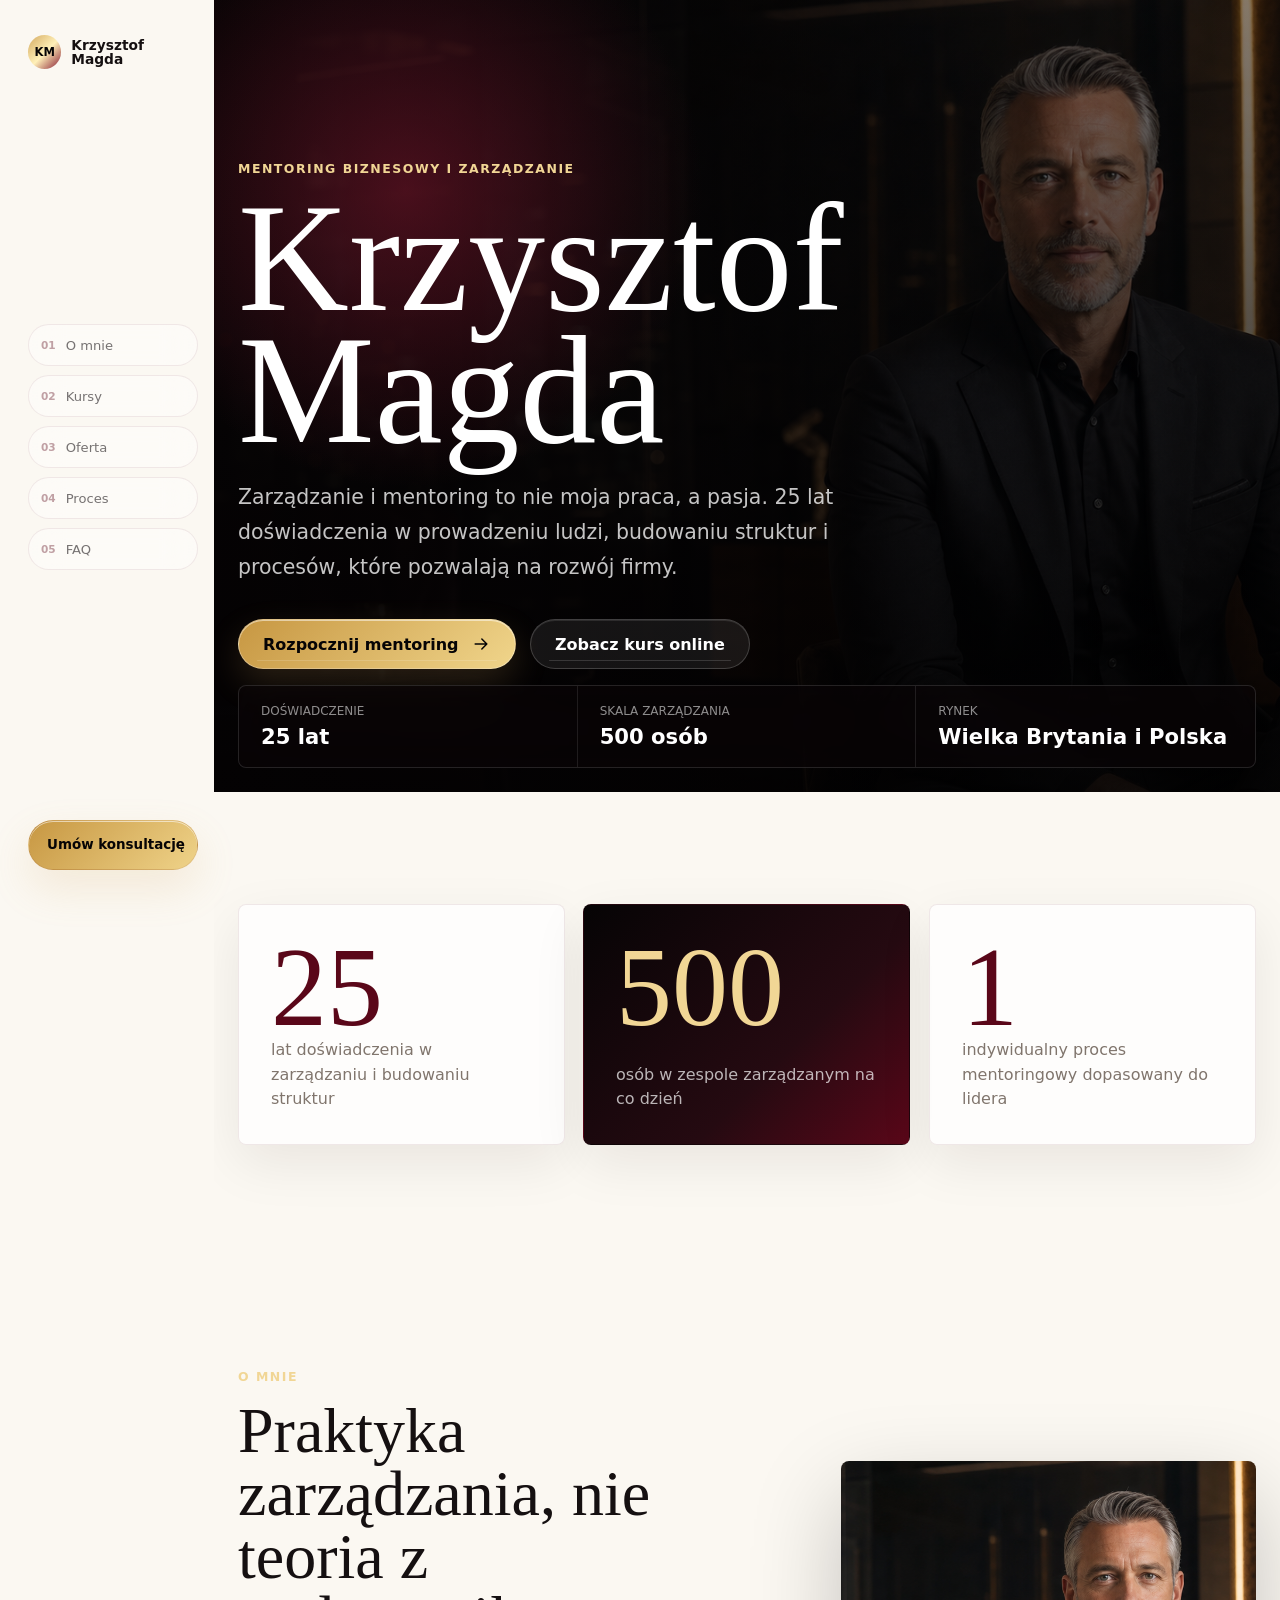
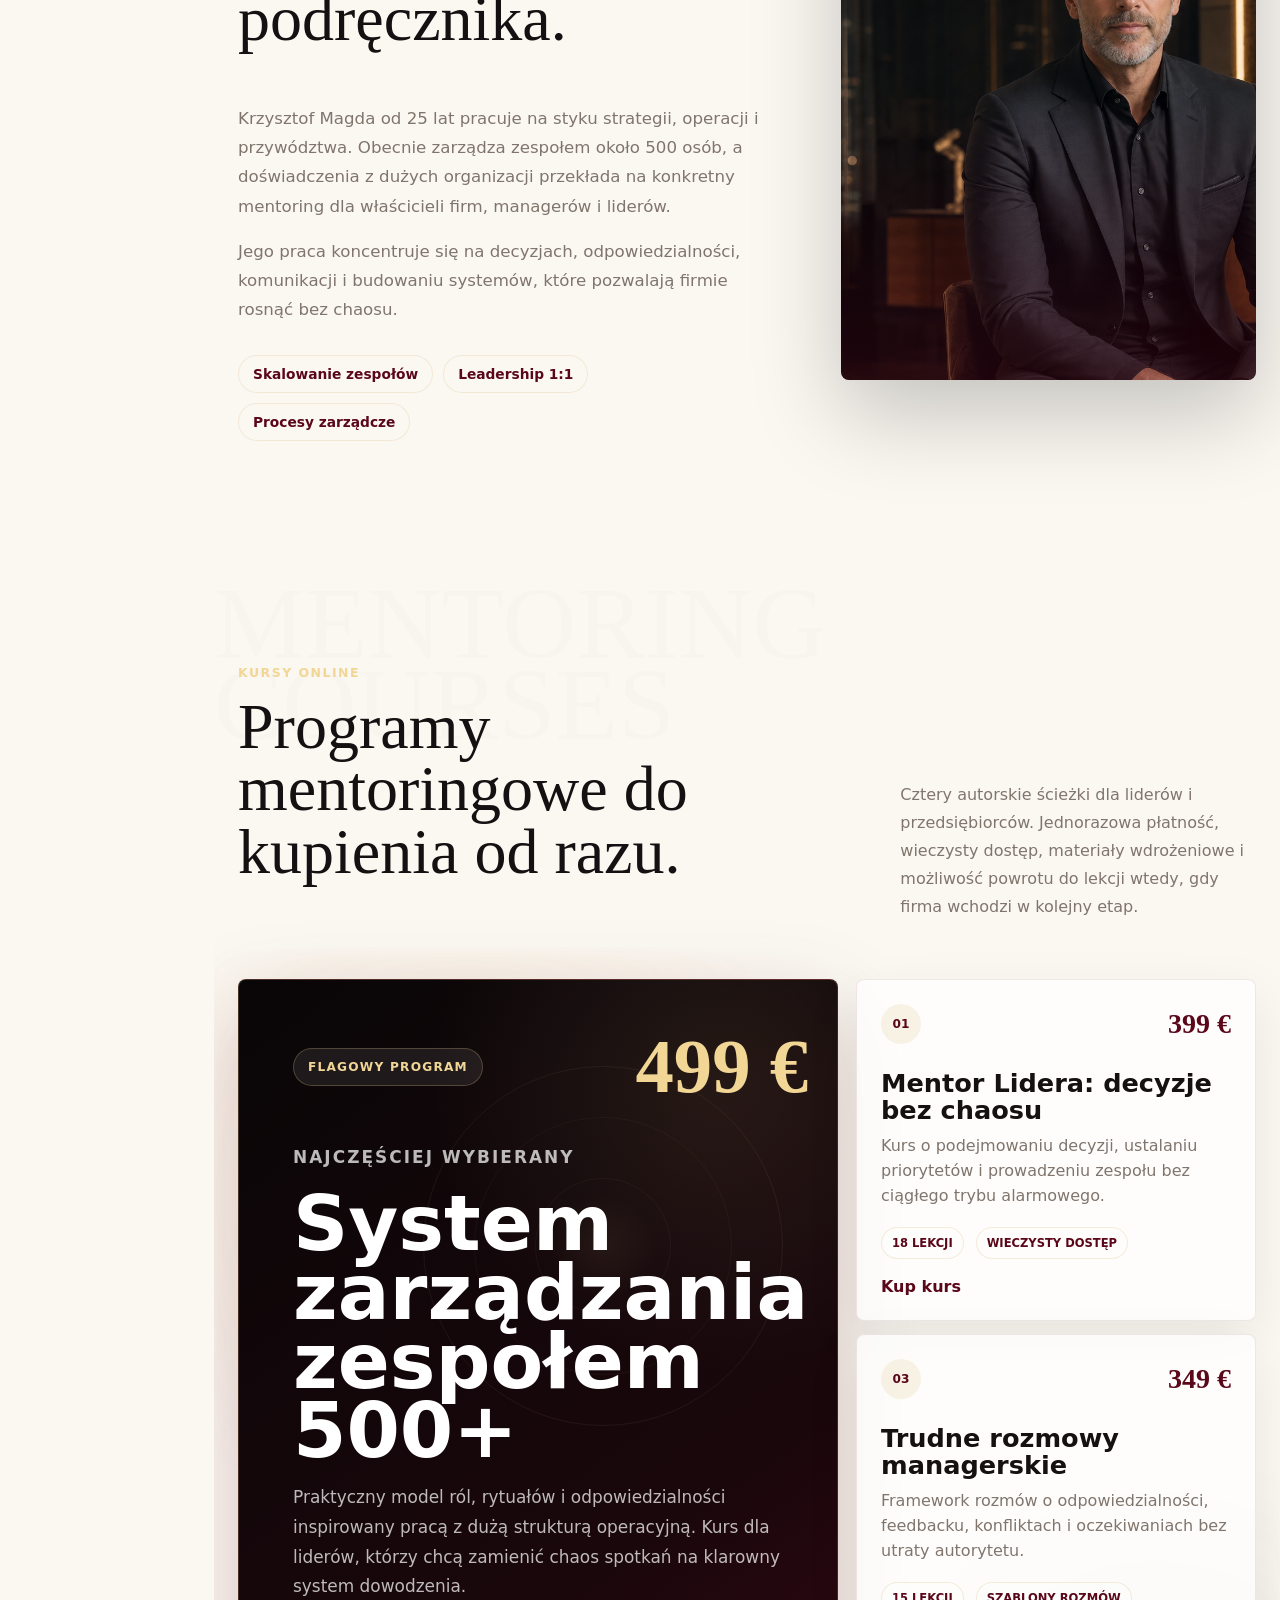
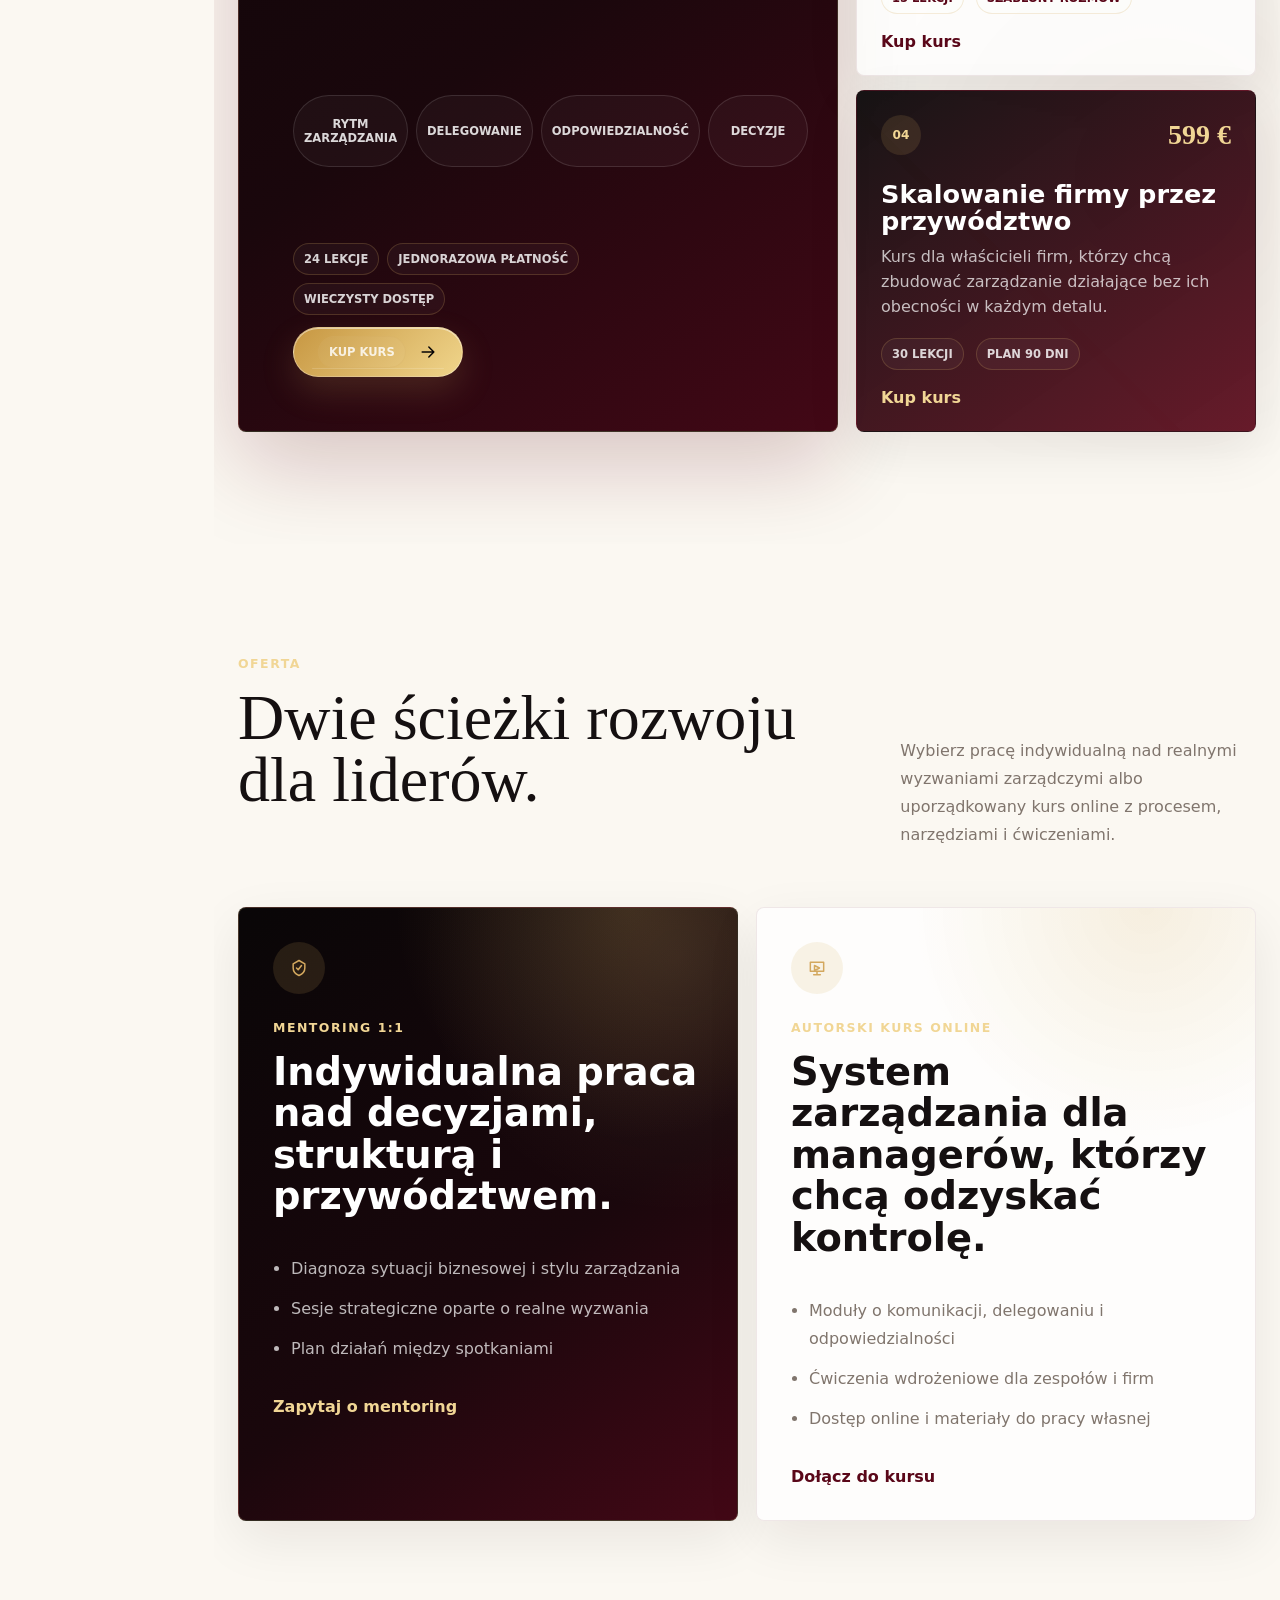
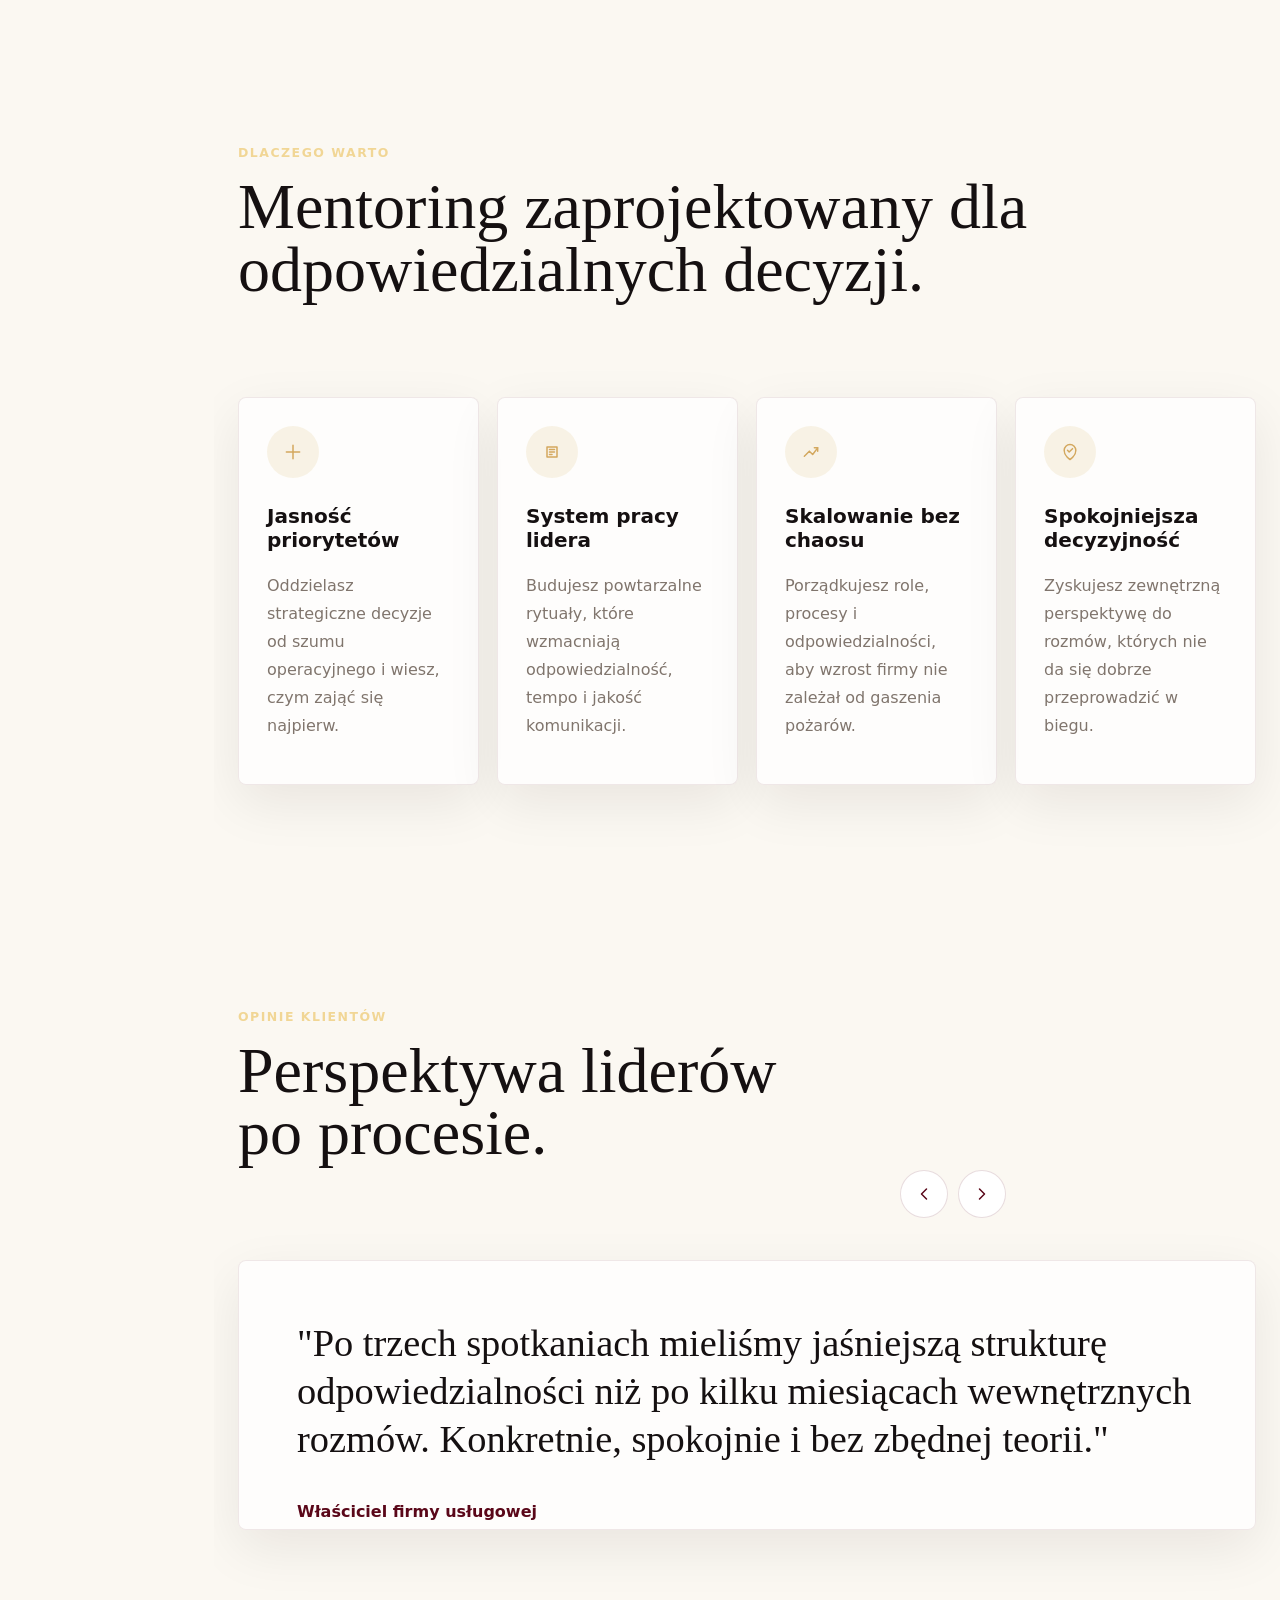
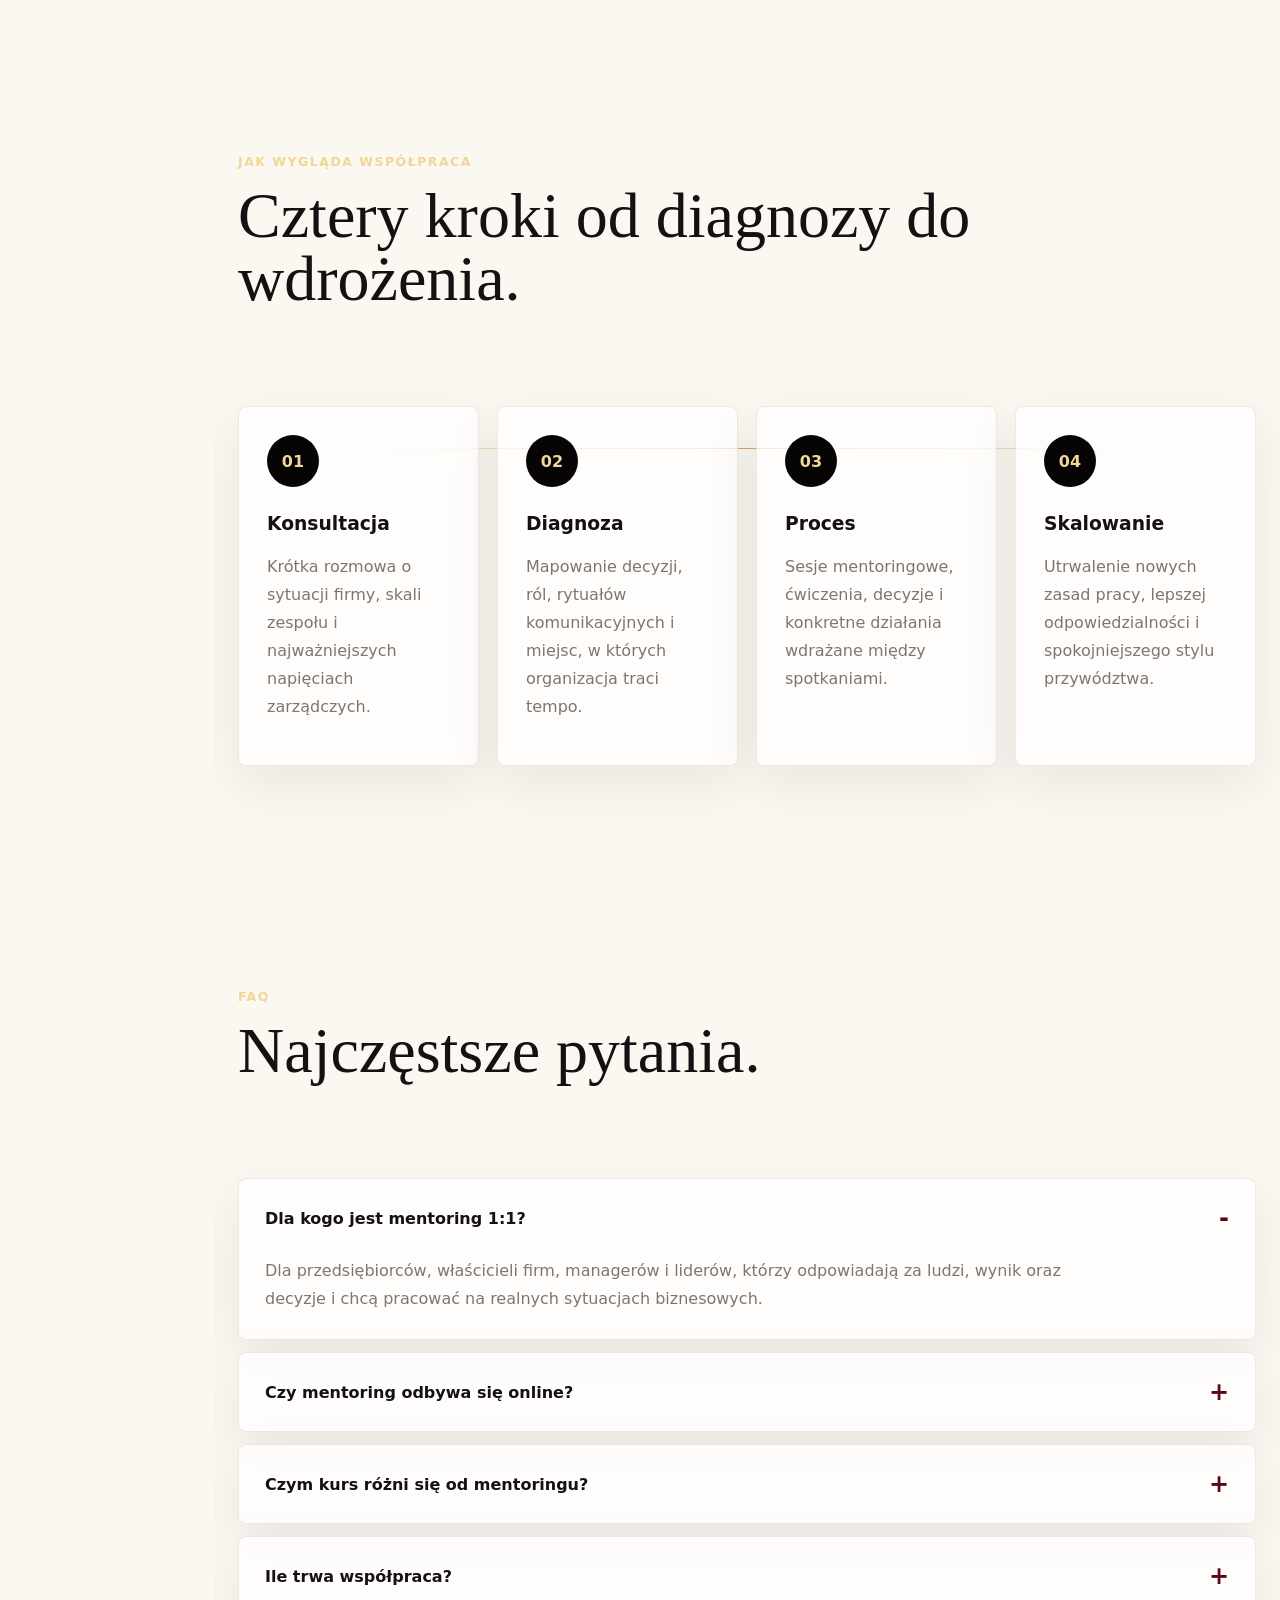
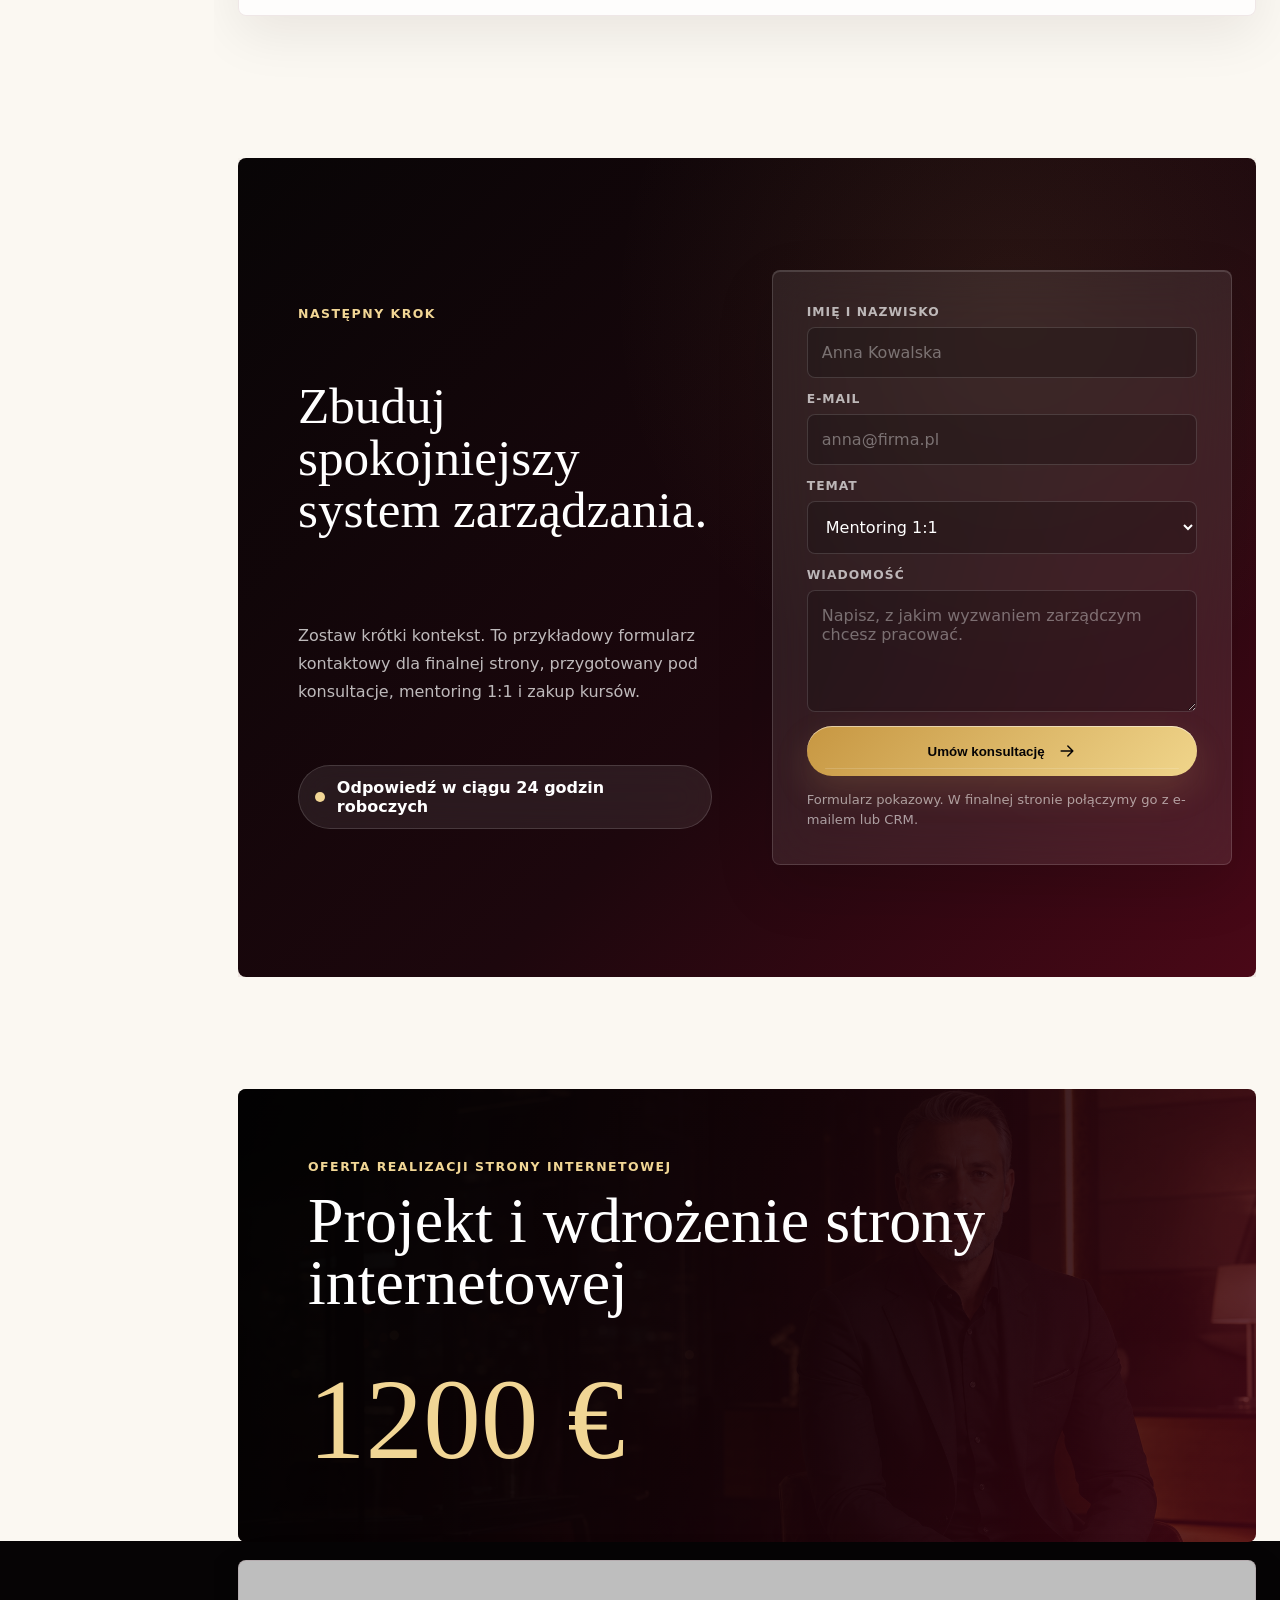
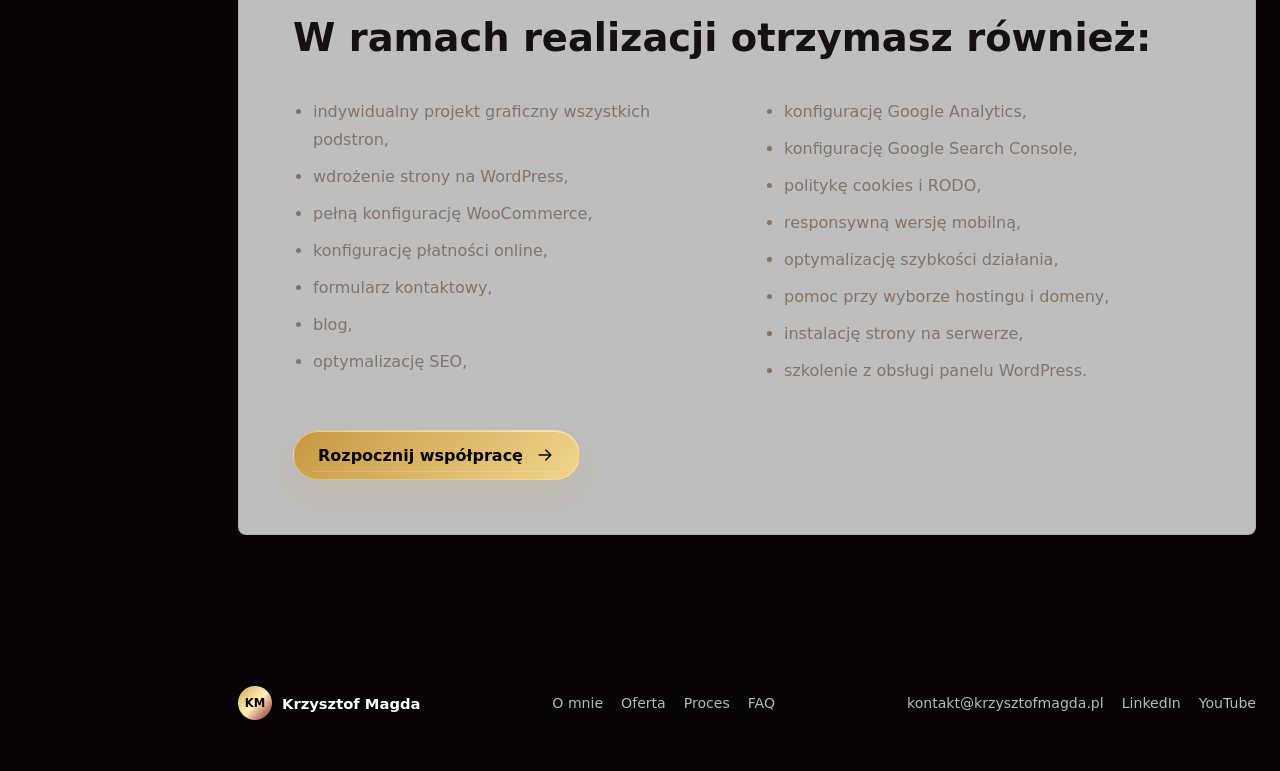
<file: outputs/index.html>
<!doctype html>
<html lang="pl">
  <head>
    <meta charset="UTF-8" />
    <meta name="viewport" content="width=device-width, initial-scale=1.0" />
    <title>Krzysztof Magda - Mentoring biznesowy</title>
    <meta
      name="description"
      content="Ekskluzywny mockup landing page dla marki osobistej Krzysztof Magda: mentoring biznesowy, zarządzanie i kurs online."
    />
    <link rel="stylesheet" href="styles.css" />
  </head>
  <body>
    <div class="page-shell">
      <div class="ambient-field" aria-hidden="true"></div>
      <aside class="site-header" aria-label="Główna nawigacja">
        <a class="brand" href="#top" aria-label="Krzysztof Magda">
          <span class="brand-mark">KM</span>
          <span>Krzysztof Magda</span>
        </a>
        <nav class="nav-links" aria-label="Menu">
          <a href="#o-mnie">O mnie</a>
          <a href="#kursy">Kursy</a>
          <a href="#oferta">Oferta</a>
          <a href="#proces">Proces</a>
          <a href="#faq">FAQ</a>
        </nav>
        <a class="nav-cta" href="#kontakt">Umów konsultację</a>
      </aside>

      <main id="top">
        <section class="hero section-reveal">
          <div class="hero-media" aria-hidden="true">
            <img src="assets/krzysztof-magda-hero.png" alt="" />
          </div>
          <div class="hero-overlay"></div>
          <div class="hero-content">
            <p class="eyebrow">Mentoring biznesowy i zarządzanie</p>
            <h1>Krzysztof Magda</h1>
            <p class="hero-lead">
              Zarządzanie i mentoring to nie moja praca, a pasja. 25 lat doświadczenia w prowadzeniu ludzi, budowaniu
              struktur i procesów, które pozwalają na rozwój firmy.
            </p>
            <div class="hero-actions" aria-label="Główne akcje">
              <a class="button button-primary" href="#kontakt">
                <span>Rozpocznij mentoring</span>
                <svg viewBox="0 0 24 24" aria-hidden="true">
                  <path d="M5 12h14M13 6l6 6-6 6" />
                </svg>
              </a>
              <a class="button button-secondary" href="#kursy">
                <span>Zobacz kurs online</span>
              </a>
            </div>
          </div>
          <div class="hero-bottom-strip" aria-label="Najważniejsze informacje">
            <div>
              <span class="strip-label">Doświadczenie</span>
              <strong>25 lat</strong>
            </div>
            <div>
              <span class="strip-label">Skala zarządzania</span>
              <strong>500 osób</strong>
            </div>
            <div>
              <span class="strip-label">Rynek</span>
              <strong>Wielka Brytania i Polska</strong>
            </div>
          </div>
        </section>

        <section class="stats section-reveal" aria-label="Liczby">
          <div class="stat-card">
            <span class="stat-number" data-target="25">0</span>
            <p>lat doświadczenia w zarządzaniu i budowaniu struktur</p>
          </div>
          <div class="stat-card featured">
            <span class="stat-number" data-target="500">0</span>
            <p>osób w zespole zarządzanym na co dzień</p>
          </div>
          <div class="stat-card">
            <span class="stat-number" data-target="1">0</span>
            <p>indywidualny proces mentoringowy dopasowany do lidera</p>
          </div>
        </section>

        <section class="about section-reveal" id="o-mnie">
          <div class="section-kicker">O mnie</div>
          <div class="about-grid">
            <div class="about-copy">
              <h2>Praktyka zarządzania, nie teoria z podręcznika.</h2>
              <p>
                Krzysztof Magda od 25 lat pracuje na styku strategii, operacji i przywództwa. Obecnie zarządza zespołem
                około 500 osób, a doświadczenia z dużych organizacji przekłada na konkretny mentoring dla właścicieli
                firm, managerów i liderów.
              </p>
              <p>
                Jego praca koncentruje się na decyzjach, odpowiedzialności, komunikacji i budowaniu systemów, które
                pozwalają firmie rosnąć bez chaosu.
              </p>
              <div class="achievement-row">
                <span>Skalowanie zespołów</span>
                <span>Leadership 1:1</span>
                <span>Procesy zarządcze</span>
              </div>
            </div>
            <div class="about-portrait">
              <img src="assets/krzysztof-magda-hero.png" alt="Portret mentora biznesowego w eleganckim biurze" />
            </div>
          </div>
        </section>

        <section class="courses section-reveal" id="kursy">
          <div class="section-heading">
            <div>
              <div class="section-kicker">Kursy online</div>
              <h2>Programy mentoringowe do kupienia od razu.</h2>
            </div>
            <p>
              Cztery autorskie ścieżki dla liderów i przedsiębiorców. Jednorazowa płatność, wieczysty dostęp,
              materiały wdrożeniowe i możliwość powrotu do lekcji wtedy, gdy firma wchodzi w kolejny etap.
            </p>
          </div>

          <div class="course-showcase">
            <article class="course-hero-card tilt-card">
              <div class="course-aura" aria-hidden="true"></div>
              <div class="course-hero-top">
                <span class="course-index">Flagowy program</span>
                <strong>499 €</strong>
              </div>
              <div class="course-hero-body">
                <p class="card-label">Najczęściej wybierany</p>
                <h3>System zarządzania zespołem 500+</h3>
                <p>
                  Praktyczny model ról, rytuałów i odpowiedzialności inspirowany pracą z dużą strukturą operacyjną.
                  Kurs dla liderów, którzy chcą zamienić chaos spotkań na klarowny system dowodzenia.
                </p>
              </div>
              <div class="course-module-strip" aria-label="Moduły kursu">
                <span>Rytm zarządzania</span>
                <span>Delegowanie</span>
                <span>Odpowiedzialność</span>
                <span>Decyzje</span>
              </div>
              <div class="course-hero-footer">
                <div>
                  <span>24 lekcje</span>
                  <span>jednorazowa płatność</span>
                  <span>wieczysty dostęp</span>
                </div>
                <a class="button button-primary" href="#kontakt">
                  <span>Kup kurs</span>
                  <svg viewBox="0 0 24 24" aria-hidden="true">
                    <path d="M5 12h14M13 6l6 6-6 6" />
                  </svg>
                </a>
              </div>
            </article>

            <div class="course-catalog" aria-label="Pozostałe kursy">
              <article class="course-card tilt-card">
                <div class="course-topline">
                  <span>01</span>
                  <strong>399 €</strong>
                </div>
                <div>
                  <h3>Mentor Lidera: decyzje bez chaosu</h3>
                  <p>
                    Kurs o podejmowaniu decyzji, ustalaniu priorytetów i prowadzeniu zespołu bez ciągłego trybu alarmowego.
                  </p>
                </div>
                <div class="course-meta">
                  <span>18 lekcji</span>
                  <span>wieczysty dostęp</span>
                </div>
                <a href="#kontakt">Kup kurs</a>
              </article>

              <article class="course-card tilt-card">
                <div class="course-topline">
                  <span>03</span>
                  <strong>349 €</strong>
                </div>
                <div>
                  <h3>Trudne rozmowy managerskie</h3>
                  <p>
                    Framework rozmów o odpowiedzialności, feedbacku, konfliktach i oczekiwaniach bez utraty autorytetu.
                  </p>
                </div>
                <div class="course-meta">
                  <span>15 lekcji</span>
                  <span>szablony rozmów</span>
                </div>
                <a href="#kontakt">Kup kurs</a>
              </article>

              <article class="course-card tilt-card accent">
                <div class="course-topline">
                  <span>04</span>
                  <strong>599 €</strong>
                </div>
                <div>
                  <h3>Skalowanie firmy przez przywództwo</h3>
                  <p>
                    Kurs dla właścicieli firm, którzy chcą zbudować zarządzanie działające bez ich obecności w każdym detalu.
                  </p>
                </div>
                <div class="course-meta">
                  <span>30 lekcji</span>
                  <span>plan 90 dni</span>
                </div>
                <a href="#kontakt">Kup kurs</a>
              </article>
            </div>
          </div>
        </section>

        <section class="offer section-reveal" id="oferta">
          <div class="section-heading">
            <div>
              <div class="section-kicker">Oferta</div>
              <h2>Dwie ścieżki rozwoju dla liderów.</h2>
            </div>
            <p>
              Wybierz pracę indywidualną nad realnymi wyzwaniami zarządczymi albo uporządkowany kurs online z procesem,
              narzędziami i ćwiczeniami.
            </p>
          </div>

          <div class="offer-grid">
            <article class="offer-card premium-card">
              <div class="card-icon" aria-hidden="true">
                <svg viewBox="0 0 24 24">
                  <path d="M12 3l7 4v5c0 4.5-3 7.4-7 9-4-1.6-7-4.5-7-9V7l7-4Z" />
                  <path d="M9 12l2 2 4-5" />
                </svg>
              </div>
              <p class="card-label">Mentoring 1:1</p>
              <h3>Indywidualna praca nad decyzjami, strukturą i przywództwem.</h3>
              <ul>
                <li>Diagnoza sytuacji biznesowej i stylu zarządzania</li>
                <li>Sesje strategiczne oparte o realne wyzwania</li>
                <li>Plan działań między spotkaniami</li>
              </ul>
              <a href="#kontakt">Zapytaj o mentoring</a>
            </article>

            <article class="offer-card">
              <div class="card-icon" aria-hidden="true">
                <svg viewBox="0 0 24 24">
                  <path d="M4 5h16v11H4z" />
                  <path d="M8 20h8M12 16v4" />
                  <path d="M9 9l6 3-6 3V9Z" />
                </svg>
              </div>
              <p class="card-label">Autorski kurs online</p>
              <h3>System zarządzania dla managerów, którzy chcą odzyskać kontrolę.</h3>
              <ul>
                <li>Moduły o komunikacji, delegowaniu i odpowiedzialności</li>
                <li>Ćwiczenia wdrożeniowe dla zespołów i firm</li>
                <li>Dostęp online i materiały do pracy własnej</li>
              </ul>
              <a href="#kontakt">Dołącz do kursu</a>
            </article>
          </div>
        </section>

        <section class="why section-reveal">
          <div class="section-heading compact">
            <div>
              <div class="section-kicker">Dlaczego warto</div>
              <h2>Mentoring zaprojektowany dla odpowiedzialnych decyzji.</h2>
            </div>
          </div>
          <div class="benefit-grid">
            <article class="benefit-card">
              <div class="mini-icon" aria-hidden="true">
                <svg viewBox="0 0 24 24">
                  <path d="M4 12h16M12 4v16" />
                </svg>
              </div>
              <h3>Jasność priorytetów</h3>
              <p>Oddzielasz strategiczne decyzje od szumu operacyjnego i wiesz, czym zająć się najpierw.</p>
            </article>
            <article class="benefit-card">
              <div class="mini-icon" aria-hidden="true">
                <svg viewBox="0 0 24 24">
                  <path d="M6 18V6h12v12H6Z" />
                  <path d="M9 9h6M9 12h6M9 15h3" />
                </svg>
              </div>
              <h3>System pracy lidera</h3>
              <p>Budujesz powtarzalne rytuały, które wzmacniają odpowiedzialność, tempo i jakość komunikacji.</p>
            </article>
            <article class="benefit-card">
              <div class="mini-icon" aria-hidden="true">
                <svg viewBox="0 0 24 24">
                  <path d="M4 17l6-6 4 4 6-8" />
                  <path d="M16 7h4v4" />
                </svg>
              </div>
              <h3>Skalowanie bez chaosu</h3>
              <p>Porządkujesz role, procesy i odpowiedzialności, aby wzrost firmy nie zależał od gaszenia pożarów.</p>
            </article>
            <article class="benefit-card">
              <div class="mini-icon" aria-hidden="true">
                <svg viewBox="0 0 24 24">
                  <path d="M12 21s7-4.4 7-11a7 7 0 0 0-14 0c0 6.6 7 11 7 11Z" />
                  <path d="M9 10l2 2 4-4" />
                </svg>
              </div>
              <h3>Spokojniejsza decyzyjność</h3>
              <p>Zyskujesz zewnętrzną perspektywę do rozmów, których nie da się dobrze przeprowadzić w biegu.</p>
            </article>
          </div>
        </section>

        <section class="testimonials section-reveal" aria-label="Opinie klientów">
          <div class="section-heading">
            <div>
              <div class="section-kicker">Opinie klientów</div>
              <h2>Perspektywa liderów po procesie.</h2>
            </div>
            <div class="slider-controls">
              <button class="icon-button" type="button" data-slider="prev" aria-label="Poprzednia opinia">
                <svg viewBox="0 0 24 24" aria-hidden="true">
                  <path d="M15 6l-6 6 6 6" />
                </svg>
              </button>
              <button class="icon-button" type="button" data-slider="next" aria-label="Następna opinia">
                <svg viewBox="0 0 24 24" aria-hidden="true">
                  <path d="M9 6l6 6-6 6" />
                </svg>
              </button>
            </div>
          </div>
          <div class="testimonial-slider">
            <article class="testimonial active">
              <p>
                "Po trzech spotkaniach mieliśmy jaśniejszą strukturę odpowiedzialności niż po kilku miesiącach
                wewnętrznych rozmów. Konkretnie, spokojnie i bez zbędnej teorii."
              </p>
              <span>Właściciel firmy usługowej</span>
            </article>
            <article class="testimonial">
              <p>
                "Największą zmianą było to, że przestałem zarządzać przez dostępność. Zespół dostał ramy, a ja odzyskałem
                przestrzeń na strategię."
              </p>
              <span>Dyrektor operacyjny, UK</span>
            </article>
            <article class="testimonial">
              <p>
                "Kurs porządkuje codzienność managera w bardzo praktyczny sposób. Każdy moduł kończy się czymś, co można
                wdrożyć od razu."
              </p>
              <span>Manager zespołu sprzedaży</span>
            </article>
          </div>
        </section>

        <section class="process section-reveal" id="proces">
          <div class="section-heading compact">
            <div>
              <div class="section-kicker">Jak wygląda współpraca</div>
              <h2>Cztery kroki od diagnozy do wdrożenia.</h2>
            </div>
          </div>
          <div class="timeline">
            <article>
              <span>01</span>
              <h3>Konsultacja</h3>
              <p>Krótka rozmowa o sytuacji firmy, skali zespołu i najważniejszych napięciach zarządczych.</p>
            </article>
            <article>
              <span>02</span>
              <h3>Diagnoza</h3>
              <p>Mapowanie decyzji, ról, rytuałów komunikacyjnych i miejsc, w których organizacja traci tempo.</p>
            </article>
            <article>
              <span>03</span>
              <h3>Proces</h3>
              <p>Sesje mentoringowe, ćwiczenia, decyzje i konkretne działania wdrażane między spotkaniami.</p>
            </article>
            <article>
              <span>04</span>
              <h3>Skalowanie</h3>
              <p>Utrwalenie nowych zasad pracy, lepszej odpowiedzialności i spokojniejszego stylu przywództwa.</p>
            </article>
          </div>
        </section>

        <section class="faq section-reveal" id="faq">
          <div class="section-heading">
            <div>
              <div class="section-kicker">FAQ</div>
              <h2>Najczęstsze pytania.</h2>
            </div>
          </div>
          <div class="accordion">
            <details open>
              <summary>Dla kogo jest mentoring 1:1?</summary>
              <p>
                Dla przedsiębiorców, właścicieli firm, managerów i liderów, którzy odpowiadają za ludzi, wynik oraz
                decyzje i chcą pracować na realnych sytuacjach biznesowych.
              </p>
            </details>
            <details>
              <summary>Czy mentoring odbywa się online?</summary>
              <p>
                Tak. Proces może odbywać się online, co dobrze sprawdza się przy pracy z liderami z Polski, Wielkiej
                Brytanii i innych rynków.
              </p>
            </details>
            <details>
              <summary>Czym kurs różni się od mentoringu?</summary>
              <p>
                Kurs daje uporządkowaną ścieżkę i materiały do samodzielnego wdrożenia. Mentoring 1:1 pracuje głębiej na
                konkretnym kontekście lidera i firmy.
              </p>
            </details>
            <details>
              <summary>Ile trwa współpraca?</summary>
              <p>
                Rekomendowany proces obejmuje kilka spotkań, aby przejść od diagnozy do realnego wdrożenia nowych zasad
                zarządzania.
              </p>
            </details>
          </div>
        </section>

        <section class="contact-panel section-reveal" id="kontakt">
          <div class="contact-copy">
            <div class="section-kicker">Następny krok</div>
            <h2>Zbuduj spokojniejszy system zarządzania.</h2>
            <p>
              Zostaw krótki kontekst. To przykładowy formularz kontaktowy dla finalnej strony, przygotowany pod
              konsultacje, mentoring 1:1 i zakup kursów.
            </p>
            <div class="contact-signal">
              <span></span>
              <strong>Odpowiedź w ciągu 24 godzin roboczych</strong>
            </div>
          </div>
          <form class="contact-form" aria-label="Przykładowy formularz kontaktowy">
            <label>
              <span>Imię i nazwisko</span>
              <input type="text" name="name" placeholder="Anna Kowalska" />
            </label>
            <label>
              <span>E-mail</span>
              <input type="email" name="email" placeholder="anna@firma.pl" />
            </label>
            <label>
              <span>Temat</span>
              <select name="topic">
                <option>Mentoring 1:1</option>
                <option>Zakup kursu online</option>
                <option>Współpraca dla zespołu</option>
              </select>
            </label>
            <label>
              <span>Wiadomość</span>
              <textarea name="message" rows="4" placeholder="Napisz, z jakim wyzwaniem zarządczym chcesz pracować."></textarea>
            </label>
            <button class="button button-primary" type="submit">
              <span>Umów konsultację</span>
              <svg viewBox="0 0 24 24" aria-hidden="true">
                <path d="M5 12h14M13 6l6 6-6 6" />
              </svg>
            </button>
            <p class="form-note" aria-live="polite">Formularz pokazowy. W finalnej stronie połączymy go z e-mailem lub CRM.</p>
          </form>
        </section>

        <section class="implementation section-reveal" aria-label="Oferta realizacji strony">
          <div class="implementation-header">
            <p class="eyebrow">Oferta realizacji strony internetowej</p>
            <h2>Projekt i wdrożenie strony internetowej</h2>
            <div class="price">1200 €</div>
          </div>
          <div class="deliverables">
            <h3>W ramach realizacji otrzymasz również:</h3>
            <ul>
              <li>indywidualny projekt graficzny wszystkich podstron,</li>
              <li>wdrożenie strony na WordPress,</li>
              <li>pełną konfigurację WooCommerce,</li>
              <li>konfigurację płatności online,</li>
              <li>formularz kontaktowy,</li>
              <li>blog,</li>
              <li>optymalizację SEO,</li>
              <li>konfigurację Google Analytics,</li>
              <li>konfigurację Google Search Console,</li>
              <li>politykę cookies i RODO,</li>
              <li>responsywną wersję mobilną,</li>
              <li>optymalizację szybkości działania,</li>
              <li>pomoc przy wyborze hostingu i domeny,</li>
              <li>instalację strony na serwerze,</li>
              <li>szkolenie z obsługi panelu WordPress.</li>
            </ul>
            <a class="button button-primary" href="mailto:kontakt@krzysztofmagda.pl">
              <span>Rozpocznij współpracę</span>
              <svg viewBox="0 0 24 24" aria-hidden="true">
                <path d="M5 12h14M13 6l6 6-6 6" />
              </svg>
            </a>
          </div>
        </section>
      </main>

      <footer class="footer">
        <a class="brand" href="#top" aria-label="Krzysztof Magda">
          <span class="brand-mark">KM</span>
          <span>Krzysztof Magda</span>
        </a>
        <div class="footer-menu">
          <a href="#o-mnie">O mnie</a>
          <a href="#oferta">Oferta</a>
          <a href="#proces">Proces</a>
          <a href="#faq">FAQ</a>
        </div>
        <div class="footer-contact">
          <a href="mailto:kontakt@krzysztofmagda.pl">kontakt@krzysztofmagda.pl</a>
          <a href="#" aria-label="LinkedIn">LinkedIn</a>
          <a href="#" aria-label="YouTube">YouTube</a>
        </div>
      </footer>
    </div>
    <script src="script.js"></script>
  </body>
</html>
</file>
<file: outputs/styles.css>
:root {
  --black: #060405;
  --ink: #151011;
  --burgundy: #5a0719;
  --burgundy-2: #871a32;
  --gold: #d3a85e;
  --gold-soft: #f1d695;
  --cream: #f7f1e8;
  --paper: #fbf8f2;
  --muted: #80756d;
  --line: rgba(211, 168, 94, 0.2);
  --glass: rgba(255, 255, 255, 0.08);
  --shadow: 0 22px 58px rgba(20, 4, 8, 0.1);
  --radius: 8px;
  --max: 1180px;
  font-family:
    Inter, ui-sans-serif, system-ui, -apple-system, BlinkMacSystemFont, "Segoe UI", sans-serif;
}

* {
  box-sizing: border-box;
}

html {
  scroll-behavior: smooth;
}

body {
  margin: 0;
  background: var(--paper);
  color: var(--ink);
  min-width: 320px;
  --cursor-x: 50vw;
  --cursor-y: 50vh;
}

body:not(.is-ready) .section-reveal:not(.hero) {
  opacity: 0;
}

body::selection {
  background: var(--gold);
  color: var(--black);
}

a {
  color: inherit;
  text-decoration: none;
}

img {
  display: block;
  max-width: 100%;
}

svg {
  width: 20px;
  height: 20px;
  fill: none;
  stroke: currentColor;
  stroke-linecap: round;
  stroke-linejoin: round;
  stroke-width: 1.8;
}

.page-shell {
  position: relative;
  overflow: hidden;
}

@media (min-width: 981px) {
  .page-shell {
    padding-left: 168px;
  }
}

.ambient-field {
  position: fixed;
  inset: 0;
  z-index: 0;
  pointer-events: none;
  opacity: 0.74;
  background:
    radial-gradient(circle at var(--cursor-x) var(--cursor-y), rgba(211, 168, 94, 0.22), transparent 20rem),
    radial-gradient(circle at 14% 28%, rgba(135, 26, 50, 0.08), transparent 24rem),
    radial-gradient(circle at 86% 72%, rgba(211, 168, 94, 0.1), transparent 22rem);
  mask-image: linear-gradient(180deg, transparent, #000 16%, #000 84%, transparent);
  transition: background 260ms ease;
}

main,
.footer {
  position: relative;
  z-index: 1;
}

.site-header {
  position: fixed;
  inset: 24px auto 24px 24px;
  z-index: 20;
  display: flex;
  flex-direction: column;
  align-items: stretch;
  justify-content: space-between;
  gap: 26px;
  width: 120px;
  padding: 14px;
  border: 1px solid rgba(255, 255, 255, 0.14);
  border-radius: 28px;
  background:
    radial-gradient(circle at 50% 0%, rgba(211, 168, 94, 0.16), transparent 7rem),
    linear-gradient(180deg, rgba(24, 7, 10, 0.9), rgba(6, 4, 5, 0.78) 54%, rgba(90, 7, 25, 0.72)),
    rgba(10, 6, 7, 0.72);
  color: #fff;
  backdrop-filter: blur(26px);
  box-shadow:
    0 24px 70px rgba(0, 0, 0, 0.28),
    inset 0 1px rgba(255, 255, 255, 0.12);
}

.site-header::before {
  content: "";
  position: absolute;
  top: 24px;
  right: -1px;
  bottom: 24px;
  width: 1px;
  border-radius: 999px;
  background: linear-gradient(180deg, transparent, rgba(241, 214, 149, 0.62), transparent);
  opacity: 0.72;
}

.brand {
  display: inline-flex;
  flex-direction: column;
  align-items: center;
  justify-content: center;
  gap: 12px;
  font-size: 0.92rem;
  font-weight: 700;
  text-align: center;
}

.brand-mark {
  display: inline-grid;
  place-items: center;
  width: 34px;
  height: 34px;
  border-radius: 50%;
  background: linear-gradient(135deg, var(--gold), #fff0b8 52%, var(--burgundy-2));
  color: var(--black);
  font-size: 0.72rem;
  letter-spacing: 0;
}

.site-header .brand span:last-child {
  max-width: 74px;
  color: rgba(255, 255, 255, 0.84);
  font-size: 0.75rem;
  line-height: 1.1;
}

.nav-links {
  counter-reset: side-nav;
  display: flex;
  flex-direction: column;
  align-items: center;
  justify-content: center;
  gap: 8px;
  padding: 10px 0;
  border-top: 1px solid rgba(255, 255, 255, 0.09);
  border-bottom: 1px solid rgba(255, 255, 255, 0.09);
  color: rgba(255, 255, 255, 0.68);
  font-size: 0.74rem;
}

.nav-links a,
.footer a {
  transition: color 180ms ease;
}

.nav-links a {
  counter-increment: side-nav;
  position: relative;
  display: flex;
  flex-direction: column;
  align-items: center;
  justify-content: center;
  width: 84px;
  min-height: 50px;
  border: 1px solid transparent;
  border-radius: 999px;
  text-align: center;
  transition:
    color 180ms ease,
    background 180ms ease,
    border-color 180ms ease,
    transform 180ms ease;
}

.nav-links a::before {
  content: "0" counter(side-nav);
  display: grid;
  place-items: center;
  width: 22px;
  height: 22px;
  margin-bottom: 5px;
  border: 1px solid rgba(241, 214, 149, 0.2);
  border-radius: 999px;
  color: var(--gold-soft);
  background: rgba(255, 255, 255, 0.06);
  font-size: 0.62rem;
  font-weight: 900;
  opacity: 0.82;
}

.nav-links a:hover,
.footer a:hover {
  color: var(--gold-soft);
}

.nav-links a:hover {
  border-color: rgba(241, 214, 149, 0.2);
  background:
    linear-gradient(135deg, rgba(241, 214, 149, 0.12), rgba(255, 255, 255, 0.05)),
    rgba(255, 255, 255, 0.08);
  transform: translateX(3px);
}

.nav-cta {
  display: grid;
  place-items: center;
  min-height: 92px;
  padding: 14px 10px;
  border-radius: 999px;
  background:
    linear-gradient(145deg, var(--gold), var(--gold-soft)),
    var(--gold);
  color: var(--black);
  font-size: 0.76rem;
  font-weight: 700;
  line-height: 1.15;
  text-align: center;
  box-shadow:
    0 16px 36px rgba(211, 168, 94, 0.2),
    inset 0 1px rgba(255, 255, 255, 0.52);
  transition:
    transform 180ms ease,
    box-shadow 180ms ease;
}

.nav-cta:hover {
  transform: translateY(-2px);
  box-shadow:
    0 20px 44px rgba(211, 168, 94, 0.28),
    inset 0 1px rgba(255, 255, 255, 0.62);
}

.hero {
  position: relative;
  min-height: 88svh;
  display: grid;
  align-items: center;
  padding: 120px 24px 110px;
  color: #fff;
  isolation: isolate;
}

.hero-media,
.hero-overlay {
  position: absolute;
  inset: 0;
  z-index: -2;
}

.hero-media img {
  width: 100%;
  height: 100%;
  object-fit: cover;
}

.hero-overlay {
  z-index: -1;
  background:
    radial-gradient(circle at 18% 24%, rgba(135, 26, 50, 0.52), transparent 28%),
    linear-gradient(90deg, rgba(4, 2, 3, 0.92) 0%, rgba(4, 2, 3, 0.72) 38%, rgba(4, 2, 3, 0.2) 72%),
    linear-gradient(180deg, rgba(0, 0, 0, 0.35), rgba(0, 0, 0, 0.9));
}

.hero-content {
  width: min(100%, var(--max));
  margin: 0 auto;
  padding-top: 28px;
}

.eyebrow,
.section-kicker,
.card-label {
  margin: 0 0 16px;
  color: var(--gold-soft);
  font-size: 0.78rem;
  font-weight: 800;
  letter-spacing: 0.12em;
  text-transform: uppercase;
}

h1,
h2,
h3,
p {
  margin-top: 0;
}

h1 {
  max-width: 760px;
  margin-bottom: 24px;
  font-family: Georgia, "Times New Roman", serif;
  font-size: clamp(4.2rem, 12vw, 11rem);
  line-height: 0.86;
  font-weight: 500;
  letter-spacing: 0;
}

.hero-lead {
  max-width: 650px;
  color: rgba(255, 255, 255, 0.77);
  font-size: clamp(1.05rem, 2vw, 1.28rem);
  line-height: 1.7;
}

.hero-actions {
  display: flex;
  flex-wrap: wrap;
  gap: 14px;
  margin-top: 34px;
}

.button {
  position: relative;
  display: inline-flex;
  align-items: center;
  justify-content: center;
  overflow: hidden;
  min-height: 52px;
  gap: 12px;
  padding: 0 24px;
  border: 1px solid transparent;
  border-radius: 999px;
  font-weight: 800;
  isolation: isolate;
  transition:
    transform 260ms cubic-bezier(0.2, 0.8, 0.2, 1),
    box-shadow 260ms ease,
    border-color 260ms ease,
    background 260ms ease;
  will-change: transform;
}

.button::before {
  content: "";
  position: absolute;
  inset: 1px;
  z-index: -1;
  border-radius: inherit;
  background: linear-gradient(110deg, transparent 0%, rgba(255, 255, 255, 0.42) 42%, transparent 58%);
  opacity: 0;
  transform: translateX(-70%);
  transition:
    opacity 260ms ease,
    transform 620ms ease;
}

.button::after {
  content: "";
  position: absolute;
  inset: auto 18px 7px;
  height: 1px;
  border-radius: 999px;
  background: rgba(255, 255, 255, 0.58);
  opacity: 0.55;
}

.button:hover {
  transform: translateY(-3px) scale(1.015);
}

.button:hover::before {
  opacity: 1;
  transform: translateX(72%);
}

.button:focus-visible {
  outline: 3px solid rgba(241, 214, 149, 0.42);
  outline-offset: 4px;
}

.button-primary {
  border-color: rgba(255, 255, 255, 0.3);
  background:
    linear-gradient(135deg, #b8842d, var(--gold-soft) 48%, #f8e7aa 52%, #bd872e),
    var(--gold);
  color: var(--black);
  box-shadow:
    0 18px 45px rgba(211, 168, 94, 0.27),
    inset 0 1px rgba(255, 255, 255, 0.68),
    inset 0 -10px 22px rgba(103, 57, 9, 0.12);
}

.button-primary:hover {
  box-shadow:
    0 20px 56px rgba(211, 168, 94, 0.35),
    inset 0 0 18px rgba(255, 255, 255, 0.3);
}

.button-secondary {
  border-color: rgba(241, 214, 149, 0.2);
  background:
    linear-gradient(135deg, rgba(255, 255, 255, 0.12), rgba(255, 255, 255, 0.04)),
    rgba(255, 255, 255, 0.08);
  color: #fff;
  backdrop-filter: blur(20px);
  box-shadow:
    inset 0 1px rgba(255, 255, 255, 0.14),
    0 14px 38px rgba(0, 0, 0, 0.18);
}

.button-secondary:hover {
  border-color: rgba(241, 214, 149, 0.42);
  background:
    linear-gradient(135deg, rgba(255, 255, 255, 0.18), rgba(255, 255, 255, 0.07)),
    rgba(255, 255, 255, 0.1);
}

.hero-bottom-strip {
  position: absolute;
  right: 24px;
  bottom: 24px;
  left: 24px;
  display: grid;
  grid-template-columns: repeat(3, 1fr);
  max-width: var(--max);
  margin: 0 auto;
  border: 1px solid rgba(255, 255, 255, 0.12);
  border-radius: var(--radius);
  background: rgba(12, 7, 8, 0.52);
  backdrop-filter: blur(24px);
}

.hero-bottom-strip div {
  padding: 18px 22px;
  border-right: 1px solid rgba(255, 255, 255, 0.1);
}

.hero-bottom-strip div:last-child {
  border-right: 0;
}

.strip-label {
  display: block;
  margin-bottom: 6px;
  color: rgba(255, 255, 255, 0.55);
  font-size: 0.75rem;
  text-transform: uppercase;
}

.hero-bottom-strip strong {
  font-size: clamp(1rem, 2vw, 1.32rem);
}

section:not(.hero) {
  padding: 112px 24px;
  scroll-margin-top: 108px;
}

.stats {
  width: min(100%, var(--max));
  margin: 0 auto;
  display: grid;
  grid-template-columns: repeat(3, 1fr);
  gap: 18px;
}

.stat-card,
.course-card,
.offer-card,
.benefit-card,
.testimonial,
.timeline article,
.accordion details,
.deliverables,
.contact-form {
  border: 1px solid rgba(90, 7, 25, 0.12);
  border-radius: var(--radius);
  background: rgba(255, 255, 255, 0.68);
  box-shadow: var(--shadow);
}

.stat-card,
.course-card,
.course-hero-card,
.offer-card,
.benefit-card,
.timeline article,
.accordion details {
  will-change: transform;
}

.stat-card {
  min-height: 210px;
  padding: 32px;
  display: flex;
  flex-direction: column;
  justify-content: space-between;
}

.stat-card.featured {
  background: linear-gradient(135deg, var(--black), #250a11 62%, var(--burgundy));
  color: #fff;
}

.stat-number {
  font-family: Georgia, "Times New Roman", serif;
  font-size: clamp(4rem, 10vw, 7rem);
  line-height: 0.9;
  color: var(--burgundy);
}

.featured .stat-number {
  color: var(--gold-soft);
}

.stat-card p {
  margin: 0;
  color: var(--muted);
  line-height: 1.55;
}

.featured p {
  color: rgba(255, 255, 255, 0.7);
}

.about,
.courses,
.offer,
.why,
.testimonials,
.process,
.faq,
.implementation {
  width: min(100%, var(--max));
  margin: 0 auto;
}

.about-grid {
  display: grid;
  grid-template-columns: 1fr 0.78fr;
  gap: 70px;
  align-items: center;
}

h2 {
  font-family: Georgia, "Times New Roman", serif;
  font-size: clamp(2.4rem, 5vw, 5rem);
  line-height: 0.98;
  font-weight: 500;
  letter-spacing: 0;
}

.about-copy p,
.section-heading p,
.offer-card li,
.benefit-card p,
.timeline p,
.accordion p,
.deliverables li {
  color: var(--muted);
  line-height: 1.75;
}

.about-copy p {
  max-width: 650px;
  font-size: 1.04rem;
}

.achievement-row {
  display: flex;
  flex-wrap: wrap;
  gap: 10px;
  margin-top: 30px;
}

.achievement-row span {
  border: 1px solid var(--line);
  border-radius: 999px;
  padding: 10px 14px;
  color: var(--burgundy);
  font-size: 0.86rem;
  font-weight: 800;
  background: rgba(255, 255, 255, 0.66);
}

.about-portrait {
  position: relative;
  aspect-ratio: 4 / 5;
  overflow: hidden;
  border-radius: var(--radius);
  box-shadow: 0 34px 90px rgba(0, 0, 0, 0.22);
}

.about-portrait::after {
  content: "";
  position: absolute;
  inset: 0;
  background: linear-gradient(180deg, transparent 45%, rgba(90, 7, 25, 0.32));
}

.about-portrait img {
  width: 100%;
  height: 100%;
  object-fit: cover;
  object-position: 72% center;
}

.courses {
  position: relative;
  isolation: isolate;
}

.courses::before {
  content: "MENTORING COURSES";
  position: absolute;
  top: 30px;
  right: 24px;
  z-index: -1;
  color: rgba(90, 7, 25, 0.045);
  font-family: Georgia, "Times New Roman", serif;
  font-size: clamp(3.2rem, 8vw, 8rem);
  line-height: 0.8;
  pointer-events: none;
}

.course-showcase {
  position: relative;
  display: grid;
  grid-template-columns: minmax(0, 1.14fr) minmax(360px, 0.76fr);
  gap: 18px;
  perspective: 1600px;
}

.course-showcase::before {
  content: "";
  position: absolute;
  inset: -28px;
  z-index: -1;
  border-radius: 18px;
  background:
    radial-gradient(circle at 24% 22%, rgba(211, 168, 94, 0.28), transparent 24rem),
    radial-gradient(circle at 88% 74%, rgba(90, 7, 25, 0.18), transparent 22rem);
  filter: blur(6px);
}

.course-hero-card,
.course-card {
  position: relative;
  overflow: hidden;
  transform-style: preserve-3d;
  transition:
    transform 260ms ease,
    box-shadow 260ms ease,
    border-color 260ms ease;
}

.course-hero-card {
  min-height: 650px;
  display: grid;
  align-content: space-between;
  padding: clamp(30px, 5vw, 54px);
  border: 1px solid rgba(241, 214, 149, 0.24);
  border-radius: var(--radius);
  color: #fff;
  background:
    radial-gradient(circle at 78% 12%, rgba(241, 214, 149, 0.12), transparent 20rem),
    linear-gradient(145deg, #080506, #21070e 48%, #61081c);
  box-shadow: 0 32px 90px rgba(90, 7, 25, 0.22);
}

.course-aura {
  position: absolute;
  top: 86px;
  right: 54px;
  width: min(42vw, 360px);
  aspect-ratio: 1;
  border: 1px solid rgba(241, 214, 149, 0.22);
  border-radius: 50%;
  opacity: 0.86;
  pointer-events: none;
}

.course-aura::before,
.course-aura::after {
  content: "";
  position: absolute;
  inset: 14%;
  border: 1px solid rgba(241, 214, 149, 0.14);
  border-radius: 50%;
}

.course-aura::after {
  inset: 31%;
  background: radial-gradient(circle, rgba(241, 214, 149, 0.18), transparent 58%);
}

.course-hero-top,
.course-hero-footer,
.course-topline,
.course-meta {
  display: flex;
  align-items: center;
  justify-content: space-between;
  gap: 12px;
}

.course-index {
  display: inline-flex;
  align-items: center;
  min-height: 38px;
  border: 1px solid rgba(241, 214, 149, 0.24);
  border-radius: 999px;
  padding: 0 14px;
  background: rgba(255, 255, 255, 0.08);
  color: var(--gold-soft);
  font-size: 0.76rem;
  font-weight: 900;
  letter-spacing: 0.1em;
  text-transform: uppercase;
}

.course-hero-top strong {
  color: var(--gold-soft);
  font-family: Georgia, "Times New Roman", serif;
  font-size: clamp(2.7rem, 6vw, 5.4rem);
  line-height: 0.85;
}

.course-hero-body {
  max-width: 670px;
  transform: translateZ(36px);
}

.course-hero-body h3 {
  margin-bottom: 18px;
  font-size: clamp(2.6rem, 6vw, 5.8rem);
  line-height: 0.9;
  letter-spacing: 0;
}

.course-hero-body p {
  max-width: 600px;
  color: rgba(255, 255, 255, 0.72);
  font-size: 1.06rem;
  line-height: 1.75;
}

.course-module-strip {
  display: grid;
  grid-template-columns: repeat(4, 1fr);
  gap: 8px;
  margin: 32px 0;
}

.course-module-strip span,
.course-hero-footer span,
.course-meta span {
  border: 1px solid rgba(211, 168, 94, 0.22);
  border-radius: 999px;
  padding: 8px 10px;
  font-size: 0.72rem;
  font-weight: 900;
  text-transform: uppercase;
}

.course-module-strip span {
  display: grid;
  place-items: center;
  min-height: 72px;
  border-color: rgba(255, 255, 255, 0.12);
  background: rgba(255, 255, 255, 0.07);
  color: rgba(255, 255, 255, 0.84);
  text-align: center;
}

.course-hero-footer {
  align-items: end;
  flex-wrap: wrap;
}

.course-hero-footer div {
  display: flex;
  flex-wrap: wrap;
  gap: 8px;
  max-width: 390px;
}

.course-hero-footer span {
  color: rgba(255, 255, 255, 0.82);
}

.course-catalog {
  display: grid;
  gap: 14px;
}

.course-card {
  min-height: 206px;
  display: grid;
  grid-template-columns: 1fr;
  gap: 18px;
  padding: 24px;
  background:
    linear-gradient(135deg, rgba(255, 255, 255, 0.9), rgba(255, 255, 255, 0.62)),
    radial-gradient(circle at 100% 0%, rgba(211, 168, 94, 0.22), transparent 14rem);
}

.course-card::before {
  content: "";
  position: absolute;
  inset: -1px;
  z-index: -1;
  background:
    linear-gradient(135deg, rgba(211, 168, 94, 0.34), transparent 36%),
    repeating-linear-gradient(135deg, rgba(90, 7, 25, 0.08) 0 1px, transparent 1px 14px);
  opacity: 0;
  transition: opacity 260ms ease;
}

.course-hero-card:hover,
.course-card:hover {
  border-color: rgba(211, 168, 94, 0.45);
  box-shadow:
    0 34px 100px rgba(90, 7, 25, 0.22),
    0 0 0 1px rgba(241, 214, 149, 0.14);
}

.course-card:hover::before {
  opacity: 1;
}

.course-card.accent {
  color: #fff;
  background:
    linear-gradient(145deg, rgba(8, 5, 6, 0.94), rgba(90, 7, 25, 0.92)),
    linear-gradient(45deg, transparent 0 42%, rgba(211, 168, 94, 0.18) 42% 44%, transparent 44%);
}

.course-topline {
  margin-bottom: 8px;
}

.course-topline span {
  display: inline-grid;
  place-items: center;
  width: 40px;
  height: 40px;
  border-radius: 50%;
  background: rgba(211, 168, 94, 0.14);
  color: var(--burgundy);
  font-size: 0.76rem;
  font-weight: 900;
}

.accent .course-topline span {
  color: var(--gold-soft);
}

.course-topline strong {
  color: var(--burgundy);
  font-family: Georgia, "Times New Roman", serif;
  font-size: 1.75rem;
}

.accent .course-topline strong {
  color: var(--gold-soft);
}

.course-card h3 {
  margin-bottom: 10px;
  font-size: clamp(1.35rem, 2vw, 1.82rem);
  line-height: 1.06;
}

.course-card p {
  margin-bottom: 0;
  color: var(--muted);
  line-height: 1.55;
}

.accent p {
  color: rgba(255, 255, 255, 0.72);
}

.course-meta {
  justify-content: flex-start;
  flex-wrap: wrap;
}

.course-meta span {
  color: var(--burgundy);
}

.accent .course-meta span {
  color: rgba(255, 255, 255, 0.82);
}

.course-card a {
  color: var(--burgundy);
  font-weight: 900;
}

.accent a {
  color: var(--gold-soft);
}

.section-heading {
  display: grid;
  grid-template-columns: minmax(0, 0.95fr) minmax(280px, 0.55fr);
  gap: 48px;
  align-items: end;
  margin-bottom: 42px;
}

.section-heading.compact {
  grid-template-columns: 1fr;
  max-width: 820px;
}

.offer-grid {
  display: grid;
  grid-template-columns: repeat(2, 1fr);
  gap: 18px;
}

.offer-card {
  position: relative;
  min-height: 500px;
  padding: 34px;
  overflow: hidden;
  transition:
    transform 220ms ease,
    box-shadow 220ms ease;
}

.offer-card::before {
  content: "";
  position: absolute;
  inset: -1px;
  z-index: -1;
  background: radial-gradient(circle at 78% 0%, rgba(211, 168, 94, 0.18), transparent 32%);
}

.offer-card:hover,
.benefit-card:hover,
.timeline article:hover {
  transform: translateY(-7px);
  box-shadow:
    0 34px 90px rgba(20, 4, 8, 0.2),
    0 0 0 1px rgba(211, 168, 94, 0.12);
}

.premium-card {
  background: linear-gradient(145deg, #10090b, #26070f 58%, #4a0717);
  color: #fff;
}

.premium-card li {
  color: rgba(255, 255, 255, 0.7);
}

.card-icon,
.mini-icon {
  display: inline-grid;
  place-items: center;
  width: 52px;
  height: 52px;
  margin-bottom: 26px;
  border-radius: 50%;
  background: rgba(211, 168, 94, 0.14);
  color: var(--gold);
}

.offer-card h3 {
  max-width: 540px;
  font-size: clamp(1.8rem, 3vw, 2.7rem);
  line-height: 1.08;
}

.offer-card ul {
  display: grid;
  gap: 12px;
  margin: 30px 0 34px;
  padding-left: 18px;
}

.offer-card a:not(.button) {
  color: var(--burgundy);
  font-weight: 900;
}

.premium-card a:not(.button) {
  color: var(--gold-soft);
}

.benefit-grid {
  display: grid;
  grid-template-columns: repeat(4, 1fr);
  gap: 18px;
}

.benefit-card {
  padding: 28px;
  min-height: 270px;
}

.benefit-card h3 {
  font-size: 1.25rem;
}

.testimonial-slider {
  position: relative;
  min-height: 270px;
}

.testimonial {
  position: absolute;
  inset: 0;
  padding: clamp(30px, 5vw, 58px);
  opacity: 0;
  transform: translateY(16px);
  pointer-events: none;
  transition:
    opacity 280ms ease,
    transform 280ms ease;
  background:
    linear-gradient(135deg, rgba(255, 255, 255, 0.8), rgba(255, 255, 255, 0.56)),
    radial-gradient(circle at 94% 10%, rgba(135, 26, 50, 0.12), transparent 34%);
}

.testimonial.active {
  opacity: 1;
  transform: translateY(0);
  pointer-events: auto;
}

.testimonial p {
  max-width: 940px;
  font-family: Georgia, "Times New Roman", serif;
  font-size: clamp(1.55rem, 3vw, 2.7rem);
  line-height: 1.25;
}

.testimonial span {
  color: var(--burgundy);
  font-weight: 900;
}

.slider-controls {
  display: flex;
  gap: 10px;
}

.icon-button {
  display: inline-grid;
  place-items: center;
  width: 48px;
  height: 48px;
  border: 1px solid rgba(90, 7, 25, 0.14);
  border-radius: 50%;
  background: #fff;
  color: var(--burgundy);
  cursor: pointer;
  transition:
    transform 180ms ease,
    background 180ms ease;
}

.icon-button:hover {
  transform: translateY(-2px);
  background: var(--cream);
}

.timeline {
  position: relative;
  display: grid;
  grid-template-columns: repeat(4, 1fr);
  gap: 18px;
}

.timeline::before {
  content: "";
  position: absolute;
  top: 42px;
  right: 8%;
  left: 8%;
  height: 1px;
  background: linear-gradient(90deg, transparent, var(--gold), transparent);
}

.timeline article {
  position: relative;
  padding: 28px;
  min-height: 250px;
  background: rgba(255, 255, 255, 0.72);
}

.timeline span {
  display: inline-grid;
  place-items: center;
  width: 52px;
  height: 52px;
  margin-bottom: 26px;
  border-radius: 50%;
  background: var(--black);
  color: var(--gold-soft);
  font-weight: 900;
}

.accordion {
  display: grid;
  gap: 12px;
}

.accordion details {
  padding: 0 26px;
  overflow: hidden;
}

.accordion summary {
  display: flex;
  align-items: center;
  justify-content: space-between;
  min-height: 78px;
  font-weight: 900;
  cursor: pointer;
  list-style: none;
}

.accordion summary::-webkit-details-marker {
  display: none;
}

.accordion summary::after {
  content: "+";
  color: var(--burgundy);
  font-size: 1.5rem;
}

.accordion details[open] summary::after {
  content: "-";
}

.accordion p {
  max-width: 820px;
  margin-bottom: 26px;
}

.cta-band {
  width: min(calc(100% - 48px), var(--max));
  margin: 30px auto 0;
  display: grid;
  grid-template-columns: 1fr auto;
  gap: 28px;
  align-items: end;
  padding: clamp(36px, 6vw, 70px);
  border-radius: var(--radius);
  color: #fff;
  background:
    radial-gradient(circle at 80% 0%, rgba(211, 168, 94, 0.34), transparent 32%),
    linear-gradient(135deg, var(--black), #23070e 55%, var(--burgundy));
  box-shadow: 0 34px 100px rgba(90, 7, 25, 0.28);
}

.cta-band h2 {
  max-width: 850px;
  margin-bottom: 0;
}

.contact-panel {
  width: min(calc(100% - 48px), var(--max));
  margin: 30px auto 0;
  display: grid;
  grid-template-columns: minmax(0, 0.9fr) minmax(360px, 0.74fr);
  gap: 24px;
  align-items: stretch;
  padding: clamp(20px, 2.6vw, 34px);
  border-radius: var(--radius);
  color: #fff;
  background:
    radial-gradient(circle at 76% 18%, rgba(211, 168, 94, 0.14), transparent 25rem),
    linear-gradient(135deg, var(--black), #21070e 56%, var(--burgundy));
  box-shadow: 0 28px 76px rgba(90, 7, 25, 0.18);
}

.contact-copy {
  display: flex;
  flex-direction: column;
  justify-content: space-between;
  min-height: 520px;
  padding: clamp(18px, 3vw, 36px);
}

.contact-copy h2 {
  max-width: 760px;
}

.contact-copy p {
  max-width: 620px;
  color: rgba(255, 255, 255, 0.72);
  line-height: 1.75;
}

.contact-signal {
  display: inline-flex;
  align-items: center;
  gap: 12px;
  width: fit-content;
  border: 1px solid rgba(255, 255, 255, 0.14);
  border-radius: 999px;
  padding: 12px 16px;
  background: rgba(255, 255, 255, 0.08);
  backdrop-filter: blur(18px);
}

.contact-signal span {
  width: 10px;
  height: 10px;
  border-radius: 50%;
  background: var(--gold-soft);
  box-shadow: 0 0 0 0 rgba(241, 214, 149, 0.55);
  animation: signalPulse 1900ms ease-out infinite;
}

.contact-form {
  display: grid;
  gap: 14px;
  padding: clamp(22px, 3vw, 34px);
  background: rgba(255, 255, 255, 0.09);
  border-color: rgba(255, 255, 255, 0.16);
  backdrop-filter: blur(26px);
  box-shadow: inset 0 1px rgba(255, 255, 255, 0.14);
}

.contact-form label {
  display: grid;
  gap: 8px;
}

.contact-form label span {
  color: rgba(255, 255, 255, 0.68);
  font-size: 0.77rem;
  font-weight: 900;
  letter-spacing: 0.08em;
  text-transform: uppercase;
}

.contact-form input,
.contact-form select,
.contact-form textarea {
  width: 100%;
  border: 1px solid rgba(255, 255, 255, 0.14);
  border-radius: var(--radius);
  padding: 15px 14px;
  background: rgba(0, 0, 0, 0.2);
  color: #fff;
  font: inherit;
  outline: none;
  transition:
    border-color 180ms ease,
    box-shadow 180ms ease,
    background 180ms ease;
}

.contact-form select option {
  color: var(--ink);
}

.contact-form textarea {
  min-height: 122px;
  resize: vertical;
}

.contact-form input::placeholder,
.contact-form textarea::placeholder {
  color: rgba(255, 255, 255, 0.38);
}

.contact-form input:focus,
.contact-form select:focus,
.contact-form textarea:focus {
  border-color: rgba(241, 214, 149, 0.78);
  background: rgba(0, 0, 0, 0.32);
  box-shadow:
    0 0 0 4px rgba(211, 168, 94, 0.11),
    0 12px 32px rgba(0, 0, 0, 0.12);
  transform: translateY(-1px);
}

.contact-form .button {
  width: 100%;
  border: 0;
  cursor: pointer;
}

.form-note {
  margin: 0;
  color: rgba(255, 255, 255, 0.58);
  font-size: 0.82rem;
  line-height: 1.5;
}

.implementation {
  padding-bottom: 70px;
}

.implementation-header {
  position: relative;
  padding: clamp(34px, 6vw, 70px);
  border-radius: var(--radius);
  color: #fff;
  background:
    linear-gradient(120deg, rgba(6, 4, 5, 0.9), rgba(90, 7, 25, 0.78)),
    url("assets/krzysztof-magda-hero.png") center / cover;
  overflow: hidden;
}

.implementation-header::after {
  content: "";
  position: absolute;
  inset: 0;
  background: linear-gradient(90deg, rgba(0, 0, 0, 0.78), rgba(0, 0, 0, 0.18));
}

.implementation-header > * {
  position: relative;
  z-index: 1;
}

.price {
  margin-top: 34px;
  font-family: Georgia, "Times New Roman", serif;
  font-size: clamp(4rem, 9vw, 8.4rem);
  line-height: 0.9;
  color: var(--gold-soft);
}

.deliverables {
  margin-top: 18px;
  padding: clamp(28px, 5vw, 54px);
}

.deliverables h3 {
  font-size: clamp(1.6rem, 3vw, 2.5rem);
}

.deliverables ul {
  columns: 2;
  column-gap: 54px;
  margin: 26px 0 36px;
  padding-left: 20px;
}

.deliverables li {
  break-inside: avoid;
  padding-bottom: 9px;
}

.footer {
  display: grid;
  grid-template-columns: auto 1fr auto;
  gap: 28px;
  align-items: center;
  padding: 34px 24px 46px;
  width: min(100%, var(--max));
  margin: 0 auto;
  color: rgba(255, 255, 255, 0.72);
}

body:has(.footer) {
  background:
    linear-gradient(180deg, var(--paper) 0%, var(--paper) 92%, var(--black) 92%, var(--black) 100%);
}

.footer .brand {
  color: #fff;
}

.footer-menu,
.footer-contact {
  display: flex;
  flex-wrap: wrap;
  gap: 18px;
  font-size: 0.88rem;
}

.footer-menu {
  justify-content: center;
}

.footer-contact {
  justify-content: flex-end;
}

.section-reveal {
  opacity: 0;
  clip-path: inset(28px 0 0 0 round 8px);
  filter: blur(12px);
  transform: translateY(42px) scale(0.972);
  transition:
    opacity 880ms ease,
    transform 880ms cubic-bezier(0.16, 1, 0.3, 1),
    clip-path 880ms cubic-bezier(0.16, 1, 0.3, 1),
    filter 880ms ease;
}

.section-reveal.in-view {
  opacity: 1;
  clip-path: inset(0);
  filter: blur(0);
  transform: translateY(0);
}

.hero.section-reveal {
  opacity: 1;
  clip-path: inset(0);
  filter: blur(0);
  transform: none;
}

.hero .eyebrow,
.hero h1,
.hero .hero-lead,
.hero .hero-actions,
.hero .hero-bottom-strip {
  animation: heroRise 900ms cubic-bezier(0.16, 1, 0.3, 1) both;
}

.hero h1 {
  animation-delay: 80ms;
}

.hero .hero-lead {
  animation-delay: 160ms;
}

.hero .hero-actions {
  animation-delay: 240ms;
}

.hero .hero-bottom-strip {
  animation-delay: 340ms;
}

.section-reveal :is(.stat-card, .course-hero-card, .course-card, .offer-card, .benefit-card, .timeline article, details, .contact-form, .implementation-header, .deliverables) {
  opacity: 0;
  transform: translateY(24px);
  transition:
    opacity 720ms ease,
    transform 720ms cubic-bezier(0.16, 1, 0.3, 1);
}

.section-reveal.in-view :is(.stat-card, .course-hero-card, .course-card, .offer-card, .benefit-card, .timeline article, details, .contact-form, .implementation-header, .deliverables) {
  opacity: 1;
  transform: translateY(0);
}

.section-reveal.in-view :is(.stat-card, .course-card, .offer-card, .benefit-card, .timeline article, details):nth-child(2) {
  transition-delay: 90ms;
}

.section-reveal.in-view :is(.stat-card, .course-card, .offer-card, .benefit-card, .timeline article, details):nth-child(3) {
  transition-delay: 170ms;
}

.section-reveal.in-view :is(.stat-card, .course-card, .benefit-card, .timeline article, details):nth-child(4) {
  transition-delay: 250ms;
}

.section-reveal.in-view .contact-form,
.section-reveal.in-view .deliverables {
  transition-delay: 140ms;
}

@keyframes signalPulse {
  0% {
    box-shadow: 0 0 0 0 rgba(241, 214, 149, 0.5);
  }

  100% {
    box-shadow: 0 0 0 16px rgba(241, 214, 149, 0);
  }
}

@keyframes heroRise {
  from {
    opacity: 0;
    filter: blur(10px);
    transform: translateY(28px);
  }

  to {
    opacity: 1;
    filter: blur(0);
    transform: translateY(0);
  }
}

/* Minimal premium finish */
.ambient-field {
  opacity: 0.36;
  background:
    radial-gradient(circle at var(--cursor-x) var(--cursor-y), rgba(211, 168, 94, 0.13), transparent 22rem),
    radial-gradient(circle at 88% 18%, rgba(90, 7, 25, 0.055), transparent 26rem);
}

.site-header {
  width: 106px;
  border-color: rgba(241, 214, 149, 0.16);
  background: rgba(12, 6, 8, 0.78);
  box-shadow:
    0 22px 62px rgba(0, 0, 0, 0.22),
    inset 0 1px rgba(255, 255, 255, 0.08);
}

.site-header::before {
  opacity: 0.38;
}

.nav-links {
  color: rgba(255, 255, 255, 0.58);
}

.nav-links a {
  width: 74px;
  min-height: 46px;
}

.nav-links a::before {
  width: auto;
  height: auto;
  border: 0;
  background: transparent;
  color: rgba(241, 214, 149, 0.62);
}

.nav-links a:hover {
  background: rgba(255, 255, 255, 0.055);
  border-color: rgba(241, 214, 149, 0.14);
}

.nav-cta {
  min-height: 86px;
  background: #dfbd72;
  box-shadow: 0 14px 34px rgba(211, 168, 94, 0.18);
}

.button {
  min-height: 50px;
  border-width: 1px;
  letter-spacing: 0;
}

.button::before {
  display: none;
}

.button::after {
  opacity: 0.26;
}

.button-primary {
  background: linear-gradient(135deg, #c79742, #f0d58b);
  box-shadow:
    0 14px 34px rgba(211, 168, 94, 0.18),
    inset 0 1px rgba(255, 255, 255, 0.5);
}

.button-primary:hover {
  box-shadow:
    0 18px 40px rgba(211, 168, 94, 0.24),
    inset 0 1px rgba(255, 255, 255, 0.56);
}

.button-secondary {
  border-color: rgba(255, 255, 255, 0.18);
  background: rgba(255, 255, 255, 0.075);
  box-shadow: inset 0 1px rgba(255, 255, 255, 0.1);
}

.stat-card,
.course-card,
.offer-card,
.benefit-card,
.testimonial,
.timeline article,
.accordion details,
.deliverables,
.contact-form {
  border-color: rgba(90, 7, 25, 0.09);
  background: rgba(255, 255, 255, 0.74);
  box-shadow: 0 18px 54px rgba(20, 4, 8, 0.08);
}

.course-showcase::before,
.courses::before {
  opacity: 0.42;
}

.course-hero-card {
  border-color: rgba(241, 214, 149, 0.18);
  background:
    radial-gradient(circle at 80% 10%, rgba(241, 214, 149, 0.09), transparent 18rem),
    linear-gradient(145deg, #090607, #1a070c 58%, #430816);
}

.course-aura {
  opacity: 0.32;
}

.course-module-strip span,
.course-hero-footer span,
.course-meta span,
.achievement-row span {
  background: rgba(255, 255, 255, 0.035);
}

.contact-panel {
  background:
    radial-gradient(circle at 76% 18%, rgba(211, 168, 94, 0.09), transparent 25rem),
    linear-gradient(135deg, #080506, #1d070d 58%, #4a0817);
  grid-template-columns: minmax(0, 0.76fr) minmax(420px, 0.72fr);
  overflow: hidden;
}

.contact-copy {
  min-width: 0;
}

.contact-copy h2 {
  max-width: 620px;
  font-size: clamp(2.55rem, 4vw, 4.1rem);
  line-height: 1.02;
  overflow-wrap: normal;
  word-break: normal;
  hyphens: none;
}

.contact-panel .contact-form {
  border-color: rgba(255, 255, 255, 0.14);
  background: rgba(255, 255, 255, 0.085);
  box-shadow:
    inset 0 1px rgba(255, 255, 255, 0.14),
    0 22px 58px rgba(0, 0, 0, 0.14);
}

.premium-card {
  border-color: rgba(241, 214, 149, 0.18);
  background:
    radial-gradient(circle at 88% 8%, rgba(241, 214, 149, 0.09), transparent 16rem),
    linear-gradient(145deg, #090607, #1a070c 58%, #430816);
  color: #fff;
}

.premium-card h3 {
  color: #fff;
}

.premium-card li,
.premium-card p {
  color: rgba(255, 255, 255, 0.72);
}

.premium-card .card-label,
.premium-card a:not(.button) {
  color: var(--gold-soft);
}

.section-reveal {
  clip-path: inset(18px 0 0 0 round 8px);
  filter: blur(6px);
  transform: translateY(28px) scale(0.988);
  transition:
    opacity 760ms ease,
    transform 760ms cubic-bezier(0.16, 1, 0.3, 1),
    clip-path 760ms cubic-bezier(0.16, 1, 0.3, 1),
    filter 760ms ease;
}

.section-reveal :is(.stat-card, .course-hero-card, .course-card, .offer-card, .benefit-card, .timeline article, details, .contact-form, .implementation-header, .deliverables) {
  transform: translateY(16px);
  transition:
    opacity 620ms ease,
    transform 620ms cubic-bezier(0.16, 1, 0.3, 1);
}

@media (min-width: 981px) {
  .page-shell {
    padding-left: 214px;
  }

  .site-header {
    inset: 30px auto 30px 28px;
    width: 170px;
    padding: 0;
    border: 0;
    border-radius: 0;
    background: transparent;
    color: var(--ink);
    box-shadow: none;
    backdrop-filter: none;
  }

  .site-header::before {
    display: none;
  }

  .brand {
    flex-direction: row;
    justify-content: flex-start;
    gap: 10px;
    min-height: 44px;
  }

  .site-header .brand span:last-child {
    max-width: none;
    color: var(--ink);
    font-size: 0.86rem;
    line-height: 1.05;
    text-align: left;
  }

  .nav-links {
    align-items: stretch;
    gap: 9px;
    padding: 0;
    border: 0;
    color: rgba(21, 16, 17, 0.58);
    font-size: 0.82rem;
  }

  .nav-links a {
    width: 100%;
    min-height: 42px;
    flex-direction: row;
    justify-content: flex-start;
    gap: 10px;
    padding: 0 12px;
    border-color: rgba(90, 7, 25, 0.08);
    background: rgba(255, 255, 255, 0.42);
    color: inherit;
    backdrop-filter: blur(16px);
  }

  .nav-links a::before {
    content: "0" counter(side-nav);
    margin: 0;
    color: rgba(90, 7, 25, 0.46);
    font-size: 0.66rem;
  }

  .nav-links a:hover {
    color: var(--burgundy);
    border-color: rgba(211, 168, 94, 0.22);
    background: rgba(255, 255, 255, 0.74);
    transform: translateX(4px);
  }

  .nav-cta {
    min-height: 50px;
    padding: 0 18px;
    border: 1px solid rgba(90, 7, 25, 0.08);
    background: linear-gradient(135deg, #c79742, #efd389);
    font-size: 0.84rem;
    line-height: 1;
    white-space: nowrap;
    box-shadow:
      0 18px 40px rgba(211, 168, 94, 0.18),
      inset 0 1px rgba(255, 255, 255, 0.56);
  }
}

@media (max-width: 980px) {
  .site-header {
    inset: auto 12px 12px;
    width: auto;
    min-height: auto;
    flex-direction: row;
    align-items: center;
    gap: 10px;
    padding: 8px;
    border-radius: 999px;
  }

  .site-header::before {
    display: none;
  }

  .site-header .brand {
    flex-direction: row;
  }

  .site-header .brand span:last-child {
    display: none;
  }

  .nav-links {
    flex: 1;
    flex-direction: row;
    justify-content: center;
    gap: 4px;
    min-width: 0;
    padding: 0;
    border: 0;
  }

  .nav-links a {
    width: auto;
    min-height: 42px;
    padding: 0 10px;
    font-size: 0.72rem;
  }

  .nav-links a::before {
    display: none;
  }

  .nav-cta {
    min-height: 42px;
    padding: 0 14px;
    white-space: nowrap;
  }

  .hero {
    min-height: 88svh;
    padding-bottom: 188px;
  }

  .hero-overlay {
    background:
      radial-gradient(circle at 20% 24%, rgba(135, 26, 50, 0.52), transparent 34%),
      linear-gradient(90deg, rgba(4, 2, 3, 0.94), rgba(4, 2, 3, 0.54)),
      linear-gradient(180deg, rgba(0, 0, 0, 0.24), rgba(0, 0, 0, 0.92));
  }

  .hero-media img {
    object-position: 64% center;
  }

  .hero-bottom-strip {
    bottom: 92px;
  }

  .stats,
  .about-grid,
  .section-heading,
  .course-showcase,
  .offer-grid,
  .benefit-grid,
  .timeline,
  .cta-band,
  .contact-panel,
  .footer {
    grid-template-columns: 1fr;
  }

  .benefit-grid {
    grid-template-columns: repeat(2, 1fr);
  }

  .timeline::before {
    display: none;
  }

  .cta-band {
    align-items: start;
  }

  .contact-copy {
    min-height: auto;
  }

  .footer-menu,
  .footer-contact {
    justify-content: flex-start;
  }
}

@media (max-width: 640px) {
  .site-header {
    inset: auto 10px 10px;
    gap: 6px;
  }

  .nav-links a:nth-child(1),
  .nav-links a:nth-child(4) {
    display: none;
  }

  .nav-cta {
    padding: 0 10px;
    font-size: 0.7rem;
  }

  .hero {
    min-height: 88svh;
    padding: 64px 18px 208px;
  }

  h1 {
    font-size: clamp(3.5rem, 19vw, 5.2rem);
  }

  .hero-lead {
    font-size: 0.98rem;
  }

  .hero-actions,
  .button {
    width: 100%;
  }

  .hero-actions .button-secondary {
    display: none;
  }

  .hero-bottom-strip {
    right: 12px;
    bottom: 82px;
    left: 12px;
    grid-template-columns: 1fr;
  }

  .hero-bottom-strip div {
    padding: 12px 14px;
    border-right: 0;
    border-bottom: 1px solid rgba(255, 255, 255, 0.1);
  }

  .hero-bottom-strip div:last-child {
    border-bottom: 0;
  }

  section:not(.hero) {
    padding: 74px 18px;
  }

  .stats,
  .benefit-grid {
    grid-template-columns: 1fr;
  }

  .stat-card,
  .course-card,
  .course-hero-card,
  .offer-card,
  .benefit-card,
  .timeline article {
    min-height: auto;
    padding: 24px;
  }

  .course-topline {
    margin-bottom: 8px;
  }

  .course-hero-card {
    min-height: auto;
  }

  .course-hero-top,
  .course-hero-footer {
    align-items: flex-start;
    flex-direction: column;
  }

  .course-hero-body h3 {
    font-size: clamp(2.35rem, 14vw, 4.2rem);
  }

  .course-module-strip {
    grid-template-columns: 1fr 1fr;
  }

  .course-module-strip span {
    min-height: 58px;
  }

  .course-aura {
    top: 70px;
    right: 18px;
    width: 220px;
  }

  .about-grid {
    gap: 34px;
  }

  .about-portrait {
    aspect-ratio: 1 / 1.12;
  }

  .testimonial-slider {
    min-height: 430px;
  }

  .slider-controls {
    justify-content: flex-start;
  }

  .deliverables ul {
    columns: 1;
  }

  .cta-band {
    width: calc(100% - 36px);
    padding: 30px;
  }

  .contact-panel {
    width: calc(100% - 36px);
    padding: 14px;
  }

  .contact-copy,
  .contact-form {
    padding: 22px;
  }
}

@media (prefers-reduced-motion: reduce) {
  *,
  *::before,
  *::after {
    scroll-behavior: auto !important;
    transition-duration: 1ms !important;
    animation-duration: 1ms !important;
  }
}
</file>
